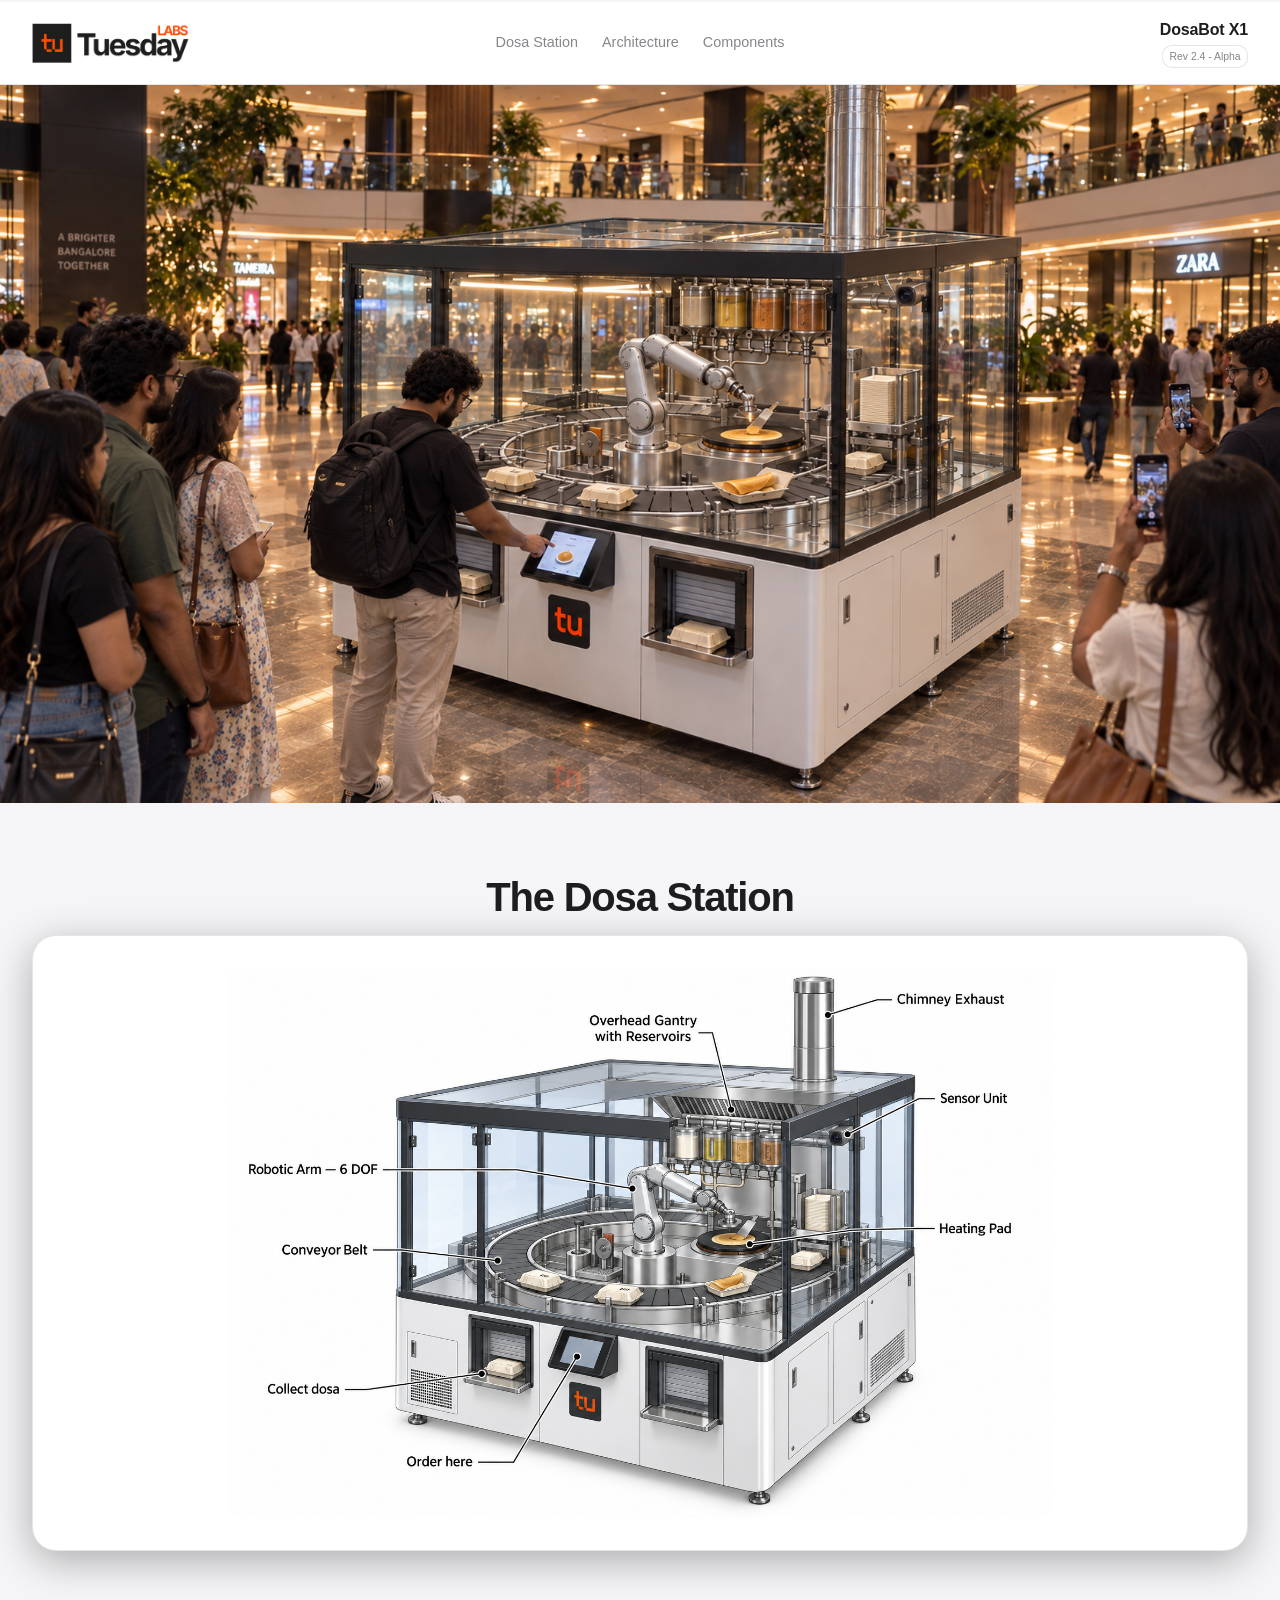
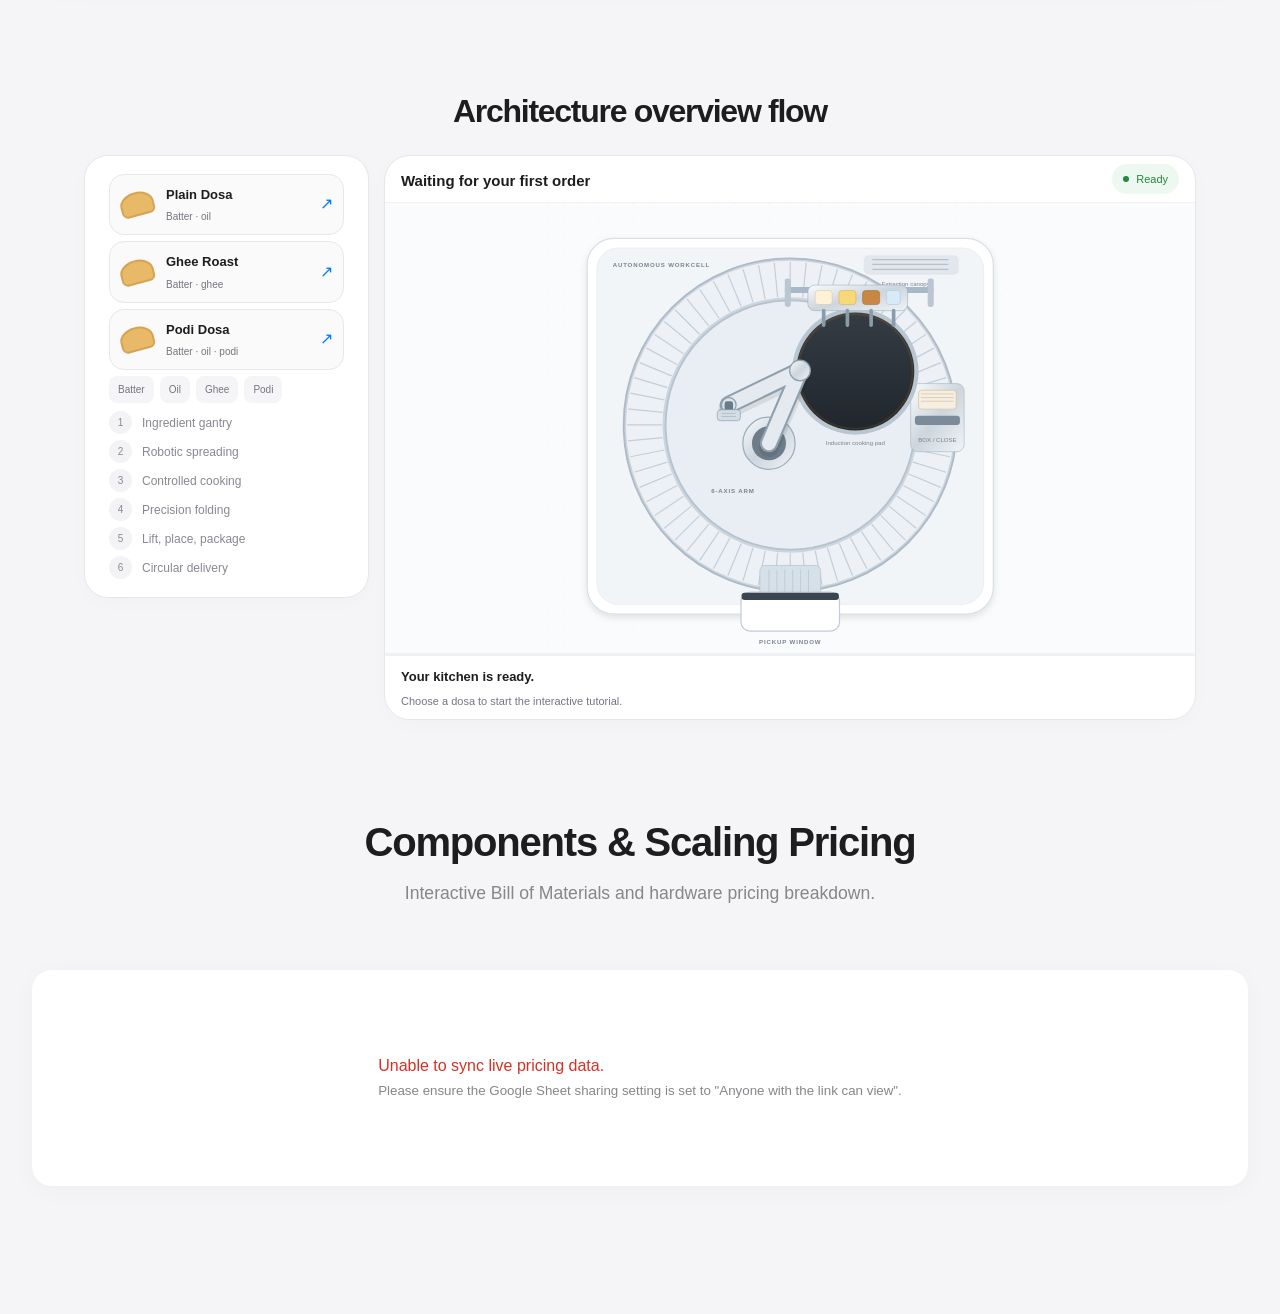
<file: index.html>
<!DOCTYPE html>
<html lang="en">
<head>
    <meta charset="UTF-8">
    <meta name="viewport" content="width=device-width, initial-scale=1.0">
    <title>Autonomous Robotic Dosa Workcell</title>
    <link rel="stylesheet" href="style.css">
    <link rel="stylesheet" href="architecture.css">
    <link href="https://fonts.googleapis.com/css2?family=Inter:wght@300;400;500;600;700&family=JetBrains+Mono:wght@400;500;700&display=swap" rel="stylesheet">
</head>
<body>
    <!-- Minimal Header -->
    <header class="app-header">
        <div class="logo-area" style="flex: 1; display: flex; justify-content: flex-start;">
            <img src="images/logo.png" alt="DosaBot Logo" style="height: 40px;" onerror="this.style.display='none'">
        </div>
        
        <nav class="quick-nav" style="flex: 1; display: flex; justify-content: center;">
            <a href="#overview">Dosa Station</a>
            <a href="#architecture-link">Architecture</a>
            <a href="#components">Components</a>
        </nav>

        <div class="brand-area" style="flex: 1; display: flex; flex-direction: column; align-items: flex-end; gap: 0.2rem;">
            <h1 style="font-size: 1rem; font-weight: 700; color: #1d1d1f; letter-spacing: -0.01em; margin: 0;">DosaBot X1</h1>
            <span class="version-tag" style="font-size: 0.65rem; padding: 0.15rem 0.4rem; background: var(--bg-elevated); border: 1px solid var(--border-color); border-radius: 10px; color: var(--text-muted);">Rev 2.4 - Alpha</span>
        </div>
    </header>

    <!-- Hero Section -->
    <section class="hero-section">
        <div class="hero-overlay"></div>
    </section>

    <main>
        <!-- 2. The Dosa Station Layout -->
        <section id="overview" class="section">
            <h2>The Dosa Station</h2>
            <div class="overview-diagram-wrapper">
                <img src="images/workcell_diagram.png" alt="Autonomous Robotic Dosa Workcell Diagram" class="overview-diagram" onerror="this.src='https://placehold.co/1200x800/e9ecef/495057?text=workcell_diagram.png'">
            </div>
        </section>

        <!-- Architecture Simulator Embedded -->
        <section id="architecture-link" class="app section">


        <header class="simulator-header" style="text-align: center; margin-bottom: 20px; width: 100%; display: flex; justify-content: center; position: relative; z-index: 10;">
            <h2 style="font-size: 2rem; margin-bottom: 5px; letter-spacing: -0.04em; margin: 0 auto;">Architecture overview flow</h2>
            
        </header>

        <section class="architecture" id="architecture" style="display: block; width: 100%; padding: 0;">
            <div id="dosa-tutorial-container">
<div class="backdrop"></div><main>
<header><div class="tools"><button class="button" disabled="" id="pause">Pause</button><button class="button" id="reset">Start over</button></div></header>
<div class="layout"><aside><section class="panel"><div class="menu"><button class="recipe" data-recipe="plain"><span class="food"></span><span><strong>Plain Dosa</strong><small>Batter · oil</small></span><b>↗</b></button><button class="recipe" data-recipe="ghee"><span class="food"></span><span><strong>Ghee Roast</strong><small>Batter · ghee</small></span><b>↗</b></button><button class="recipe" data-recipe="podi"><span class="food"></span><span><strong>Podi Dosa</strong><small>Batter · oil · podi</small></span><b>↗</b></button></div><div class="ingredients" id="ingredients"><span class="chip">Batter</span><span class="chip">Oil</span><span class="chip">Ghee</span><span class="chip">Podi</span></div><ol class="steps" id="steps"></ol></section></aside>
<section><div class="stage-shell"><div class="stage-top"><div><h3 id="orderName" style="margin:5px 0 0;font-size:15px">Waiting for your first order</h3></div><div class="status" id="status"><i></i><span>Ready</span></div></div><div class="stage">
<svg aria-labelledby="sceneTitle sceneDesc" id="scene" role="img" viewBox="0 0 800 740"><title id="sceneTitle">Autonomous dosa machine</title><desc id="sceneDesc">A central robotic arm reaches a cooking pad inside a circular conveyor. Overhead ingredient nozzles prepare each selected recipe. Finished dosas are boxed and delivered to the front pickup.</desc>
<defs><linearGradient id="steel" x2="1" y2="1"><stop stop-color="#fafcfd"></stop><stop offset=".5" stop-color="#cdd5dd"></stop><stop offset="1" stop-color="#f0f4f7"></stop></linearGradient><linearGradient id="pan" x2="0" y2="1"><stop stop-color="#353c44"></stop><stop offset="1" stop-color="#20262c"></stop></linearGradient><filter height="160%" id="shadow" width="160%" x="-30%" y="-30%"><feDropShadow dx="0" dy="5" flood-opacity=".1" stdDeviation="5"></feDropShadow></filter><pattern height="28" id="floor" patternUnits="userSpaceOnUse" width="28"><circle cx="1" cy="1" fill="#e5e9ef" r=".8"></circle></pattern></defs>
<rect fill="url(#floor)" height="740" width="800"></rect><rect fill="#fff" filter="url(#shadow)" height="618" rx="44" stroke="#d7dfe7" stroke-width="2" width="668" x="66" y="58"></rect><rect fill="#f1f5f8" height="586" rx="35" stroke="#dfe6ed" width="636" x="82" y="74"></rect>
<text class="machine-label" x="108" y="106">AUTONOMOUS WORKCELL</text><rect fill="#e1e7ec" height="32" rx="8" width="156" x="521" y="86"></rect><path d="M535 93h125M535 101h125M535 109h125" stroke="#b5c0ca" stroke-width="2"></path><text class="meter-label" x="550" y="136">Extraction canopy</text>
<circle cx="400" cy="365" fill="none" r="240" stroke="#ccd5de" stroke-width="69"></circle><circle cx="400" cy="365" fill="none" r="240" stroke="#edf1f5" stroke-width="60"></circle><g id="slats"></g><circle cx="400" cy="365" fill="none" r="274" stroke="#aebac6" stroke-width="3"></circle><circle cx="400" cy="365" fill="#e8eef3" r="205" stroke="#b6c2cd" stroke-width="3"></circle>
<rect fill="#d6e0e9" height="53" rx="9" stroke="#aebdca" width="100" x="350" y="596"></rect><path d="M365 603v38m13-38v38m13-38v38m13-38v38m13-38v38m13-38v38" stroke="#b1becb"></path><rect fill="#fff" height="64" rx="15" stroke="#c2ccd7" stroke-width="2" width="162" x="319" y="640"></rect><text class="machine-label" text-anchor="middle" x="400" y="725">PICKUP WINDOW</text><rect fill="#394551" height="12" id="shutter" rx="5" width="160" x="320" y="641"></rect>
<g id="packageUnit"><rect fill="url(#steel)" height="112" rx="12" stroke="#a8b5c1" width="88" x="598" y="297"></rect><rect fill="#f5eee3" height="31" rx="5" stroke="#d0b991" width="62" x="611" y="308"></rect><path d="M615 314h54m-54 6h54m-54 6h54" stroke="#d0b991"></path><rect fill="#7c8b99" height="15" rx="5" width="74" x="605" y="350"></rect><text class="meter-label" text-anchor="middle" x="642" y="393">BOX / CLOSE</text></g>
<circle cx="507" cy="277" fill="#b9c6d1" r="104"></circle><circle cx="507" cy="277" fill="url(#pan)" r="97"></circle><circle cx="507" cy="277" fill="none" id="heatRing" opacity=".12" r="94" stroke="#ff9500" stroke-width="3"></circle><text class="meter-label" id="panLabel" text-anchor="middle" x="507" y="398">Induction cooking pad</text>
<g id="dosa"><circle cx="507" cy="277" fill="#fff1d5" id="batter" r="0"></circle><g id="rings" opacity="0"></g><g id="speckles" opacity="0"></g><path d="M -76 0 A76 76 0 0 0 76 0 Z" fill="#e4a746" id="folded" stroke="#c88a33" stroke-width="2" transform="translate(507 277)" visibility="hidden"></path><path d="M -76 0 A76 76 0 0 1 76 0 Z" fill="#efd092" id="foldTop" stroke="#d1a357" visibility="hidden"></path></g>
<g id="gantry"><rect fill="#a9b8c6" height="10" rx="5" width="245" x="391" y="138"></rect><rect fill="#bac6d1" height="47" rx="4" width="10" x="391" y="124"></rect><rect fill="#bac6d1" height="47" rx="4" width="10" x="626" y="124"></rect><g id="head"><rect fill="url(#steel)" height="42" rx="11" stroke="#9daebb" width="164" x="429" y="135"></rect><g id="batterTank"><rect fill="#fff1d5" height="23" rx="5" stroke="#d5c8b0" width="28" x="441" y="144"></rect></g><rect fill="#f8d878" height="23" id="fatTank" rx="5" stroke="#d4b55a" width="28" x="480" y="144"></rect><rect fill="#c88743" height="23" rx="5" stroke="#a66e35" width="28" x="519" y="144"></rect><rect fill="#d8eaf6" height="23" rx="5" stroke="#a9c9de" width="23" x="558" y="144"></rect><path d="M455 177v24m39-24v24m39-24v24m37-24v24" stroke="#899caa" stroke-linecap="round" stroke-width="6"></path></g></g>
<g id="drops"></g><g id="steam"></g>
<g id="box" visibility="hidden"><rect fill="#dcc49e" height="54" rx="7" stroke="#b99d72" stroke-width="2" width="74" x="-37" y="-27"></rect><rect fill="#fff9ef" height="42" rx="5" width="60" x="-30" y="-21"></rect><path d="M-26 -9 A26 26 0 0 0 26 -9Z" fill="#e3a34b" id="boxDosa" stroke="#bf8737" visibility="hidden"></path><rect fill="#ead9bb" height="54" id="lid" opacity="0" rx="7" stroke="#b99d72" stroke-width="2" width="74" x="-37" y="-27"></rect><g id="lidMarks" opacity="0" stroke="#b79b72" stroke-width="2"><path d="M-10 -5v10M0 -5v10M10 -5v10"></path></g></g>
<circle cx="365" cy="395" fill="url(#steel)" r="43" stroke="#9dadbc" stroke-width="2"></circle><circle cx="365" cy="395" fill="#6e7c89" r="28"></circle><g id="arm" stroke-linecap="round" stroke-linejoin="round"><path fill="none" id="armShadow" stroke="#00000015" stroke-width="34" transform="translate(0 6)"></path><path fill="none" id="armEdge" stroke="#8f9fac" stroke-width="30"></path><path fill="none" id="armBody" stroke="#e4eaf0" stroke-width="23"></path><circle fill="url(#steel)" id="elbow" r="17" stroke="#8c9fac" stroke-width="2"></circle><circle fill="#dde5ec" id="wrist" r="12" stroke="#8c9fac" stroke-width="2"></circle><g id="tool"><rect fill="#6a7b88" height="21" rx="4" width="14" x="-7" y="-6"></rect><rect fill="#d3dde5" height="18" rx="5" stroke="#8297a8" width="38" x="-19" y="8"></rect><path d="M-11 14h22m-22 5h22" stroke="#9caeba"></path></g></g><text class="machine-label" x="270" y="477">6-AXIS ARM</text>
<g id="pauseCover"><rect fill="#ffffffaa" height="740" width="800"></rect><text fill="#1d1d1f" font-size="24" font-weight="650" text-anchor="middle" x="400" y="375">Simulation paused</text></g>
<g class="tutorial-layer" id="tutorial"><rect fill="#172338" height="740" opacity=".16" width="800"></rect><circle fill="#ffffff20" id="targetRing" r="26" stroke="#007aff" stroke-width="3"></circle><path fill="none" id="leader" stroke="#007aff" stroke-width="2"></path><circle fill="#007aff" id="targetDot" r="4"></circle><g id="callout"><rect fill="#ffffff" fill-opacity=".97" filter="url(#shadow)" height="142" rx="19" stroke="#dce6f0" width="338"></rect><text class="callout-tag" id="tipTag" x="20" y="27"></text><text class="callout-title" id="tipTitle" x="20" y="52"></text><text class="callout-copy" id="tipLine1" x="20" y="77"></text><text class="callout-copy" id="tipLine2" x="20" y="96"></text><rect fill="#eaf0f7" height="3" rx="2" width="298" x="20" y="115"></rect><rect fill="#007aff" height="3" id="tipProgress" rx="2" width="0" x="20" y="115"></rect></g></g>
</svg></div><div class="progress"><div id="overall"></div></div><div class="stage-bottom"><div aria-live="polite" role="status"><strong id="current">Your kitchen is ready.</strong><p id="detail">Choose a dosa to start the interactive tutorial.</p></div><button class="collect" hidden="" id="collect">Collect dosa</button></div></div></section></div></main>

</div>
        </section>

        

        

    
        </section>

        <!-- 3. Components List -->
        <section id="components" class="section">
            <h2>Components & Scaling Pricing</h2>
            <p class="section-subtitle">Interactive Bill of Materials and hardware pricing breakdown.</p>
            
            <div class="components-wrapper">
                <div class="pricing-container" id="pricing-container">
                    <div class="pricing-loader" id="pricing-loader">
                        <div class="spinner"></div>
                        <p>Syncing live pricing data...</p>
                    </div>
                    <div id="pricing-content"></div>
                </div>
            </div>
            </div>
        </section>
    </main>
    <script src="architecture.js"></script>
    <script src="script.js"></script>
    <script src="pricing.js"></script>
</body>
</html>
</file>
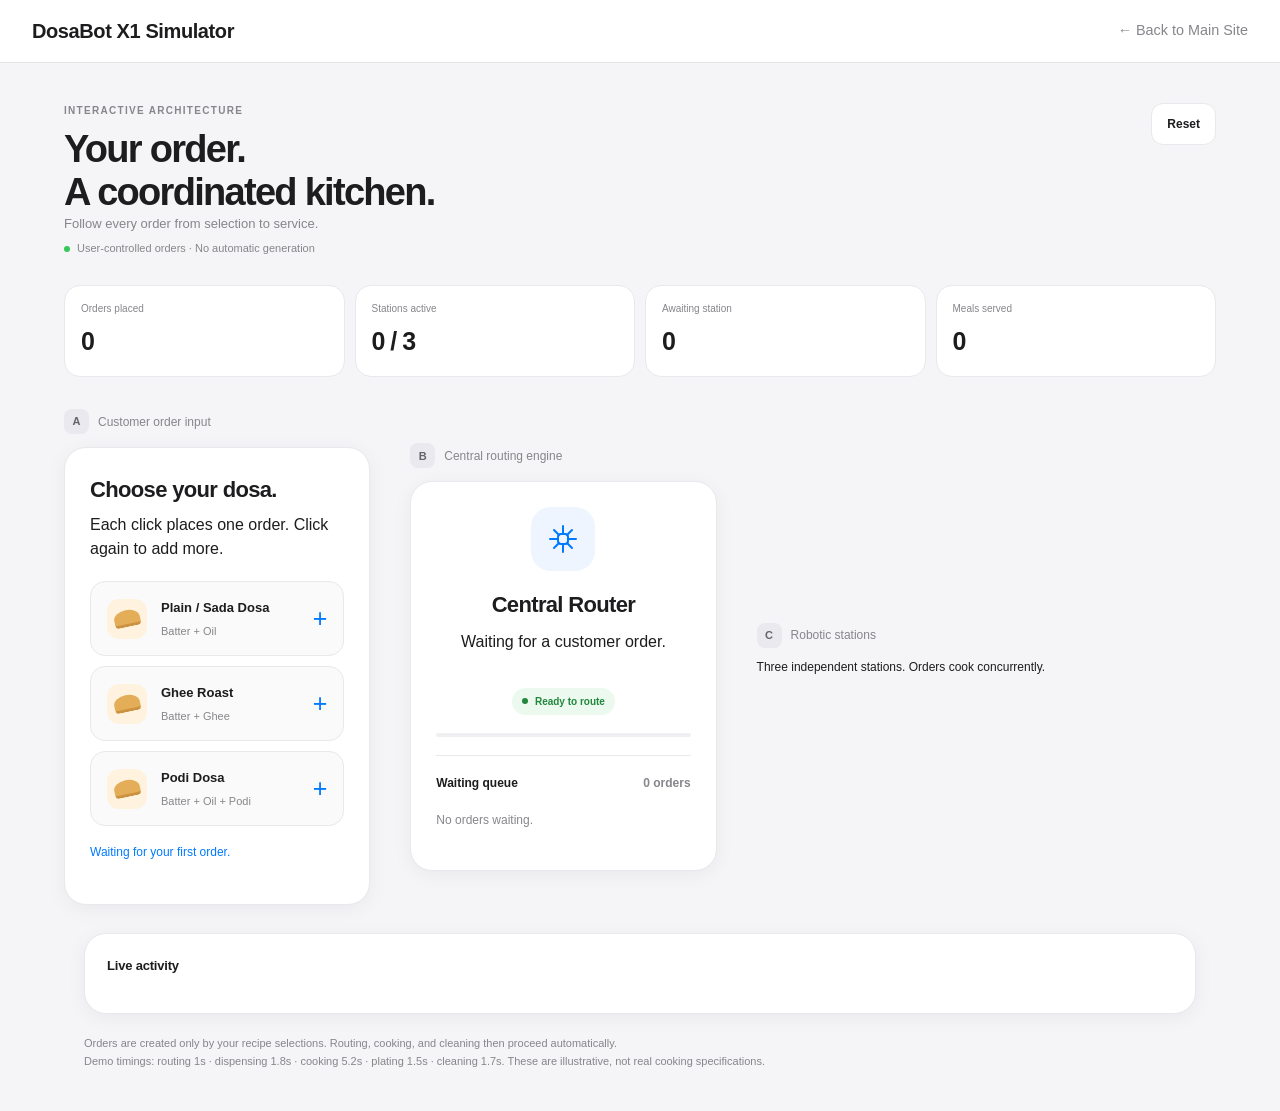
<file: architecture.html>
<!DOCTYPE html>
<html lang="en">

<head>
    <meta charset="UTF-8">
    <meta name="viewport" content="width=device-width, initial-scale=1.0">
    <title>Interactive Architecture Simulator</title>
    <link rel="stylesheet" href="style.css">
    <link rel="stylesheet" href="architecture.css">
    <link
        href="https://fonts.googleapis.com/css2?family=Inter:wght@300;400;500;600;700&family=JetBrains+Mono:wght@400;500;700&display=swap"
        rel="stylesheet">
</head>

<body style="background: var(--bg-main);">
    <!-- Minimal Header -->
    <header class="app-header">
        <div class="logo-area">
            <h1>DosaBot X1 Simulator</h1>
        </div>
        <nav class="quick-nav">
            <a href="index.html">&larr; Back to Main Site</a>
        </nav>
    </header>

    <body>
        <main class="app">

            <header class="simulator-header">
                <div>
                    <div class="eyebrow">Interactive Architecture</div>
                    <h1 class="astra-h1">Your order.<br>A coordinated kitchen.</h1>
                    <p class="astra-p">Follow every order from selection to service.</p>
                    <div class="manual-indicator">
                        <i aria-hidden="true"></i>
                        User-controlled orders · No automatic generation
                    </div>
                </div>

                <button class="reset-button" id="reset" type="button">
                    Reset
                </button>
            </header>

            <section class="metrics" aria-label="Kitchen metrics">
                <div class="metric">
                    <span>Orders placed</span>
                    <strong id="placed">0</strong>
                </div>

                <div class="metric">
                    <span>Stations active</span>
                    <strong id="active">0 / 3</strong>
                </div>

                <div class="metric">
                    <span>Awaiting station</span>
                    <strong id="waiting">0</strong>
                </div>

                <div class="metric">
                    <span>Meals served</span>
                    <strong id="served">0</strong>
                </div>
            </section>

            <section class="architecture" id="architecture" aria-label="Vertical order flow simulator">
                <svg id="connections" aria-hidden="true"></svg>

                <!-- ZONE A -->
                <div class="zone">
                    <div class="zone-label">
                        <span class="zone-letter">A</span>
                        Customer order input
                    </div>

                    <div class="card" id="customer">
                        <h2 class="astra-h2">Choose your dosa.</h2>
                        <p class="subcopy">
                            Each click places one order. Click again to add more.
                        </p>

                        <div class="recipes">
                            <button class="recipe" data-recipe="plain" type="button">
                                <span class="recipe-icon" aria-hidden="true">
                                    <span class="dosa-icon"></span>
                                </span>
                                <span>
                                    <strong>Plain / Sada Dosa</strong>
                                    <small>Batter + Oil</small>
                                </span>
                                <span class="plus" aria-hidden="true">+</span>
                            </button>

                            <button class="recipe" data-recipe="ghee" type="button">
                                <span class="recipe-icon" aria-hidden="true">
                                    <span class="dosa-icon"></span>
                                </span>
                                <span>
                                    <strong>Ghee Roast</strong>
                                    <small>Batter + Ghee</small>
                                </span>
                                <span class="plus" aria-hidden="true">+</span>
                            </button>

                            <button class="recipe" data-recipe="podi" type="button">
                                <span class="recipe-icon" aria-hidden="true">
                                    <span class="dosa-icon"></span>
                                </span>
                                <span>
                                    <strong>Podi Dosa</strong>
                                    <small>Batter + Oil + Podi</small>
                                </span>
                                <span class="plus" aria-hidden="true">+</span>
                            </button>
                        </div>

                        <div class="notice" id="notice" role="status" aria-live="polite">
                            Waiting for your first order.
                        </div>
                    </div>
                </div>

                <!-- ZONE B -->
                <div class="zone">
                    <div class="zone-label">
                        <span class="zone-letter">B</span>
                        Central routing engine
                    </div>

                    <div class="card router-card" id="router">
                        <div class="router-icon">
                            <svg viewBox="0 0 32 32" fill="none" aria-hidden="true">
                                <rect x="11" y="11" width="10" height="10" rx="3" stroke="currentColor"
                                    stroke-width="2" />
                                <path d="M16 3v8M16 21v8M3 16h8M21 16h8
                 M7 7l5 5M20 20l5 5M25 7l-5 5M12 20l-5 5" stroke="currentColor" stroke-width="2"
                                    stroke-linecap="round" />
                            </svg>
                        </div>

                        <h2 class="astra-h2">Central Router</h2>

                        <p class="routing-copy" id="routing-copy">
                            Waiting for a customer order.
                        </p>

                        <span class="badge green" id="router-status">
                            <span class="dot"></span>
                            <span>Ready to route</span>
                        </span>

                        <div class="router-progress"><i></i></div>

                        <div class="queue">
                            <div class="queue-head">
                                <span>Waiting queue</span>
                                <span id="queue-count">0 orders</span>
                            </div>

                            <div class="queue-list" id="queue-list">
                                <span class="empty">No orders waiting.</span>
                            </div>
                        </div>
                    </div>
                </div>

                <!-- ZONE C -->
                <div class="zone">
                    <div class="zone-label">
                        <span class="zone-letter">C</span>
                        Robotic stations
                    </div>

                    <p class="station-description">
                        Three independent stations. Orders cook concurrently.
                    </p>

                    <div class="stations" id="stations"></div>
                </div>

            </section>

            <section class="card activity">
                <h3 class="astra-h3">Live activity</h3>
                <div class="log" id="log" aria-label="Recent kitchen events"></div>
            </section>

            <footer>
                Orders are created only by your recipe selections.
                Routing, cooking, and cleaning then proceed automatically.
                <br>
                Demo timings: routing 1s · dispensing 1.8s · cooking 5.2s ·
                plating 1.5s · cleaning 1.7s.
                These are illustrative, not real cooking specifications.
            </footer>

        </main>


        <script src="architecture.js"></script>
    </body>

</html>
</file>
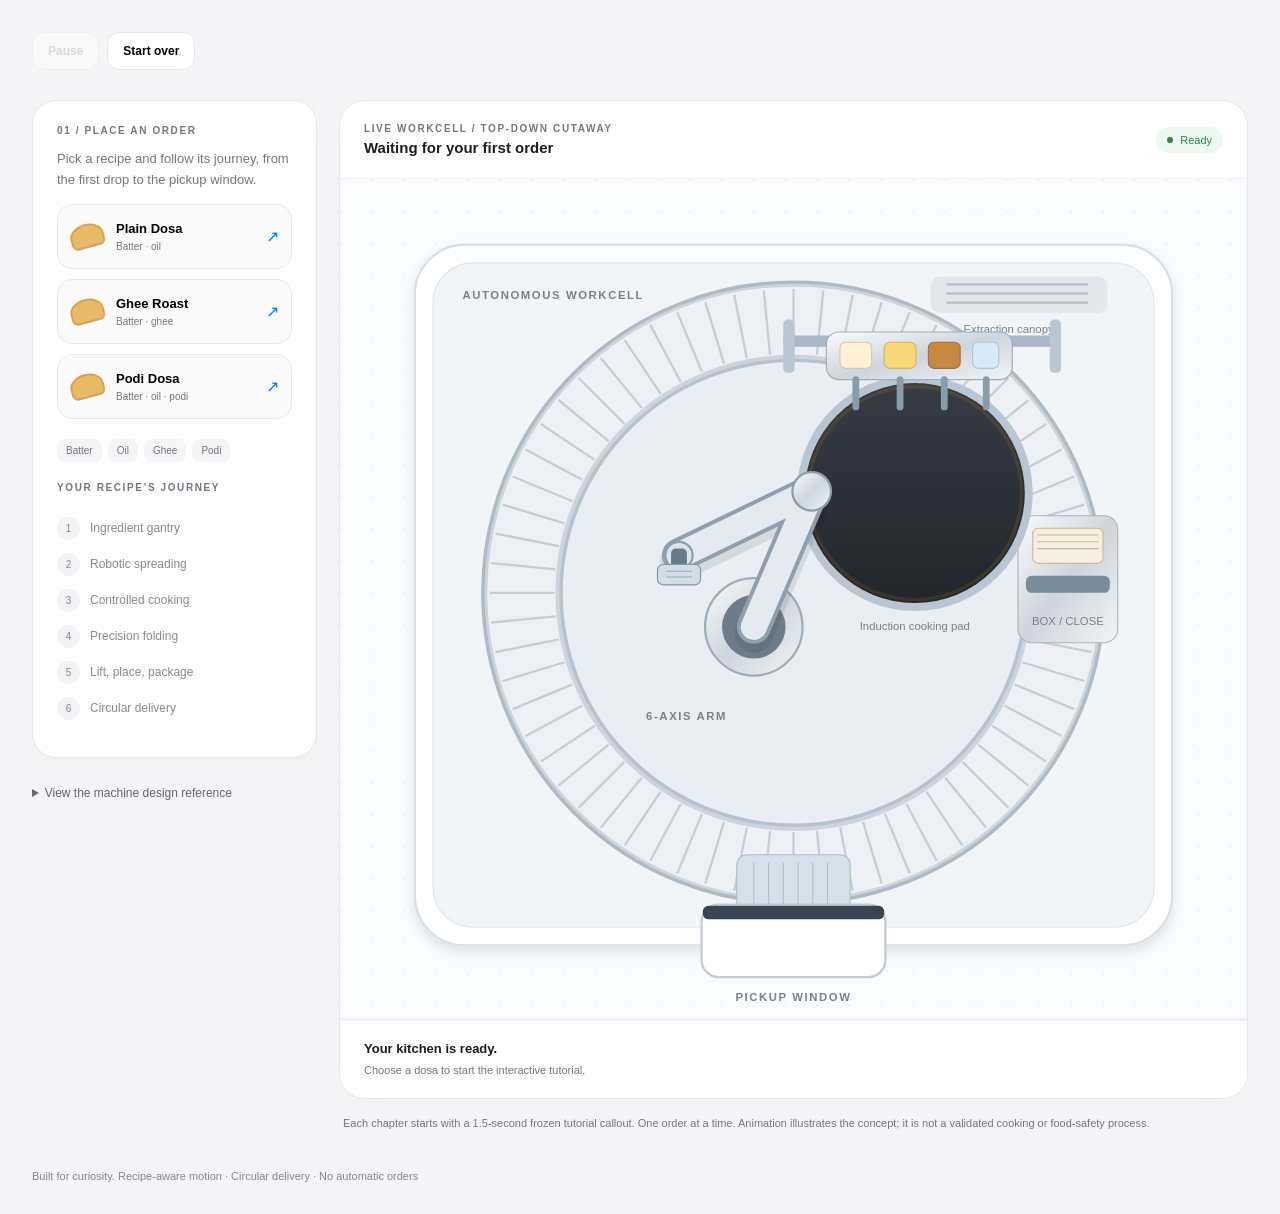
<file: dosa-tutorial-clean.html>
<!DOCTYPE html>
<html lang="en"><head><meta charset="UTF-8"><meta name="viewport" content="width=device-width,initial-scale=1"><title>Dosa Lab — An autonomous kitchen</title>
<style>
:root{color-scheme:light;--ink:#1d1d1f;--muted:#75757f;--blue:#007aff;--line:#e6e7eb}*{box-sizing:border-box}body{margin:0;background:#f5f5f7;color:var(--ink);font-family:-apple-system,BlinkMacSystemFont,"Segoe UI",sans-serif}button{font:inherit;cursor:pointer}button:focus-visible{outline:3px solid #007aff80;outline-offset:4px}button:disabled{cursor:not-allowed;opacity:.42}main{max-width:1300px;margin:auto;padding:32px}header{display:flex;align-items:center;justify-content:space-between;gap:20px;margin-bottom:30px}.brand{display:flex;align-items:center;gap:13px}.logo{background:#202021;color:#ff5900;font-size:27px;font-weight:750;padding:5px 12px;border-radius:12px;letter-spacing:-3px}.eyebrow{font-size:10px;text-transform:uppercase;letter-spacing:.16em;color:var(--muted);font-weight:650}h1{font-size:27px;letter-spacing:-1px;margin:5px 0}h2{font-size:23px;letter-spacing:-.7px;margin:8px 0}p{color:var(--muted);line-height:1.6;font-size:13px}.tools{display:flex;gap:8px}.button{border:1px solid var(--line);background:#fff;padding:11px 15px;border-radius:12px;font-size:12px;font-weight:600}.button:hover:not(:disabled){background:#eef5ff}.layout{display:grid;grid-template-columns:285px minmax(0,1fr);gap:22px;align-items:start}.panel{background:#fff;border:1px solid var(--line);border-radius:24px;padding:24px;box-shadow:0 4px 20px #00000005}.recipe{width:100%;display:flex;align-items:center;gap:12px;border:1px solid var(--line);background:#fafafa;border-radius:15px;padding:16px 12px;margin-top:10px;text-align:left;transition:transform .2s,background .2s}.recipe:hover:not(:disabled){transform:translateY(-2px);background:#f0f6ff}.recipe.selected{border-color:#007aff;background:#eff6ff}.food{width:34px;height:24px;background:#e8b966;border:2px solid #d6a355;border-radius:50% 50% 6px 6px;transform:rotate(-15deg);flex-shrink:0}.recipe strong{font-size:13px;display:block}.recipe small{font-size:10px;color:var(--muted);display:block;margin-top:5px}.recipe b{margin-left:auto;color:var(--blue);font-weight:400}.ingredients{display:flex;flex-wrap:wrap;gap:6px;margin:20px 0}.chip{font-size:10px;padding:6px 9px;background:#f5f5f7;border-radius:8px;color:var(--muted)}.chip.on{background:#eaf3ff;color:#007aff}.steps{list-style:none;padding:0;margin:24px 0 0}.steps li{display:flex;gap:10px;align-items:center;font-size:12px;color:#888891;margin:13px 0}.steps li span{display:grid;place-items:center;width:23px;height:23px;border-radius:50%;background:#f3f3f6;font-size:10px}.steps li.current{color:var(--ink);font-weight:650}.steps li.current span{background:var(--blue);color:white}.steps li.done span{background:#e9f8ed;color:#218c40}.stage-shell{background:white;border:1px solid var(--line);border-radius:26px;overflow:hidden;box-shadow:0 4px 20px #00000005}.stage-top{padding:22px 24px;display:flex;justify-content:space-between;align-items:center;border-bottom:1px solid #f1f1f4}.status{background:#edf8f0;color:#268741;padding:7px 11px;border-radius:20px;font-size:11px;display:flex;gap:7px;align-items:center}.status i{width:6px;height:6px;background:currentColor;border-radius:50%}.stage{position:relative;background:#fafbfd}.stage svg{display:block;width:100%;height:auto}.stage text{font-family:inherit}.stage-bottom{padding:18px 24px;background:#fff;display:flex;align-items:center;justify-content:space-between;gap:14px}.stage-bottom strong{font-size:13px}.stage-bottom p{margin:5px 0 0;font-size:11px}.collect{background:#007aff;color:white;border:none;padding:12px 18px;border-radius:13px;font-weight:650;white-space:nowrap}.progress{height:3px;background:#f0f1f4}.progress div{height:100%;background:#007aff;width:0}.note{font-size:11px;color:var(--muted);line-height:1.6;margin:16px 4px}.reference{margin-top:16px}.reference summary{cursor:pointer;color:#656570;font-size:12px;padding:12px 0}.reference img{width:100%;border-radius:16px;background:#fff}.backdrop{position:fixed;inset:0;background:#11182729;z-index:5;pointer-events:none;opacity:0;transition:opacity .18s}.teaching .backdrop{opacity:1}.teaching .stage-shell{position:relative;z-index:6}.tutorial-layer{pointer-events:none}.callout-title{font-size:16px;font-weight:700;fill:#1d1d1f}.callout-copy{font-size:12px;fill:#606572}.callout-tag{font-size:10px;font-weight:700;fill:#007aff;letter-spacing:1.5px}#tutorial{display:none}#tutorial.visible{display:block}#pauseCover{display:none}.machine-label{font-size:10px;fill:#78818d;letter-spacing:1.4px;font-weight:600}.meter-label{font-size:10px;fill:#78818d}.serving{font-size:10px;fill:#555e69;font-weight:600}footer{font-size:11px;color:#86868b;margin-top:22px}@media(max-width:900px){main{padding:20px}.layout{grid-template-columns:1fr}.menu{display:grid;grid-template-columns:repeat(3,1fr);gap:8px}.recipe{margin:0;display:block;padding:12px}.recipe .food{display:none}.recipe b{display:none}.steps{display:flex;flex-wrap:wrap;gap:8px;margin-top:12px}.steps li{margin:3px;font-size:11px}.steps li span{width:19px;height:19px}.ingredients{margin:14px 0}.panel{padding:20px}header{margin-bottom:20px}h1{font-size:22px}.stage-top,.stage-bottom{padding:16px}.reference{display:none}}@media(max-width:480px){main{padding:12px}header{align-items:flex-start}.brand{gap:8px}.logo{font-size:23px}.tools{flex-direction:column}.button{padding:8px 12px}.eyebrow{font-size:9px}.recipe strong{font-size:11px}.recipe small{font-size:9px}.stage-bottom{flex-wrap:wrap}.stage-top{gap:8px}.status{font-size:10px}.stage-top .eyebrow{font-size:8px}}@media(prefers-reduced-motion:reduce){*{transition:none!important}}
</style></head><body><div class="backdrop"></div><main>
<header><div class="tools"><button class="button" id="pause" disabled>Pause</button><button class="button" id="reset">Start over</button></div></header>
<div class="layout"><aside><section class="panel"><div class="eyebrow">01 / Place an order</div><h2></h2><p>Pick a recipe and follow its journey, from the first drop to the pickup window.</p><div class="menu"><button class="recipe" data-recipe="plain"><span class="food"></span><span><strong>Plain Dosa</strong><small>Batter · oil</small></span><b>↗</b></button><button class="recipe" data-recipe="ghee"><span class="food"></span><span><strong>Ghee Roast</strong><small>Batter · ghee</small></span><b>↗</b></button><button class="recipe" data-recipe="podi"><span class="food"></span><span><strong>Podi Dosa</strong><small>Batter · oil · podi</small></span><b>↗</b></button></div><div class="ingredients" id="ingredients"><span class="chip">Batter</span><span class="chip">Oil</span><span class="chip">Ghee</span><span class="chip">Podi</span></div><div class="eyebrow">Your recipe’s journey</div><ol class="steps" id="steps"></ol></section><details class="reference"><summary>View the machine design reference</summary><img id="reference" src="images/tutorial_bg.png" alt="Original enclosed dosa vending machine with central robot and circular conveyor"></details></aside>
<section><div class="stage-shell"><div class="stage-top"><div><div class="eyebrow">Live workcell / Top-down cutaway</div><h3 style="margin:5px 0 0;font-size:15px" id="orderName">Waiting for your first order</h3></div><div class="status" id="status"><i></i><span>Ready</span></div></div><div class="stage">
<svg id="scene" viewBox="0 0 800 740" role="img" aria-labelledby="sceneTitle sceneDesc"><title id="sceneTitle">Autonomous dosa machine</title><desc id="sceneDesc">A central robotic arm reaches a cooking pad inside a circular conveyor. Overhead ingredient nozzles prepare each selected recipe. Finished dosas are boxed and delivered to the front pickup.</desc>
<defs><linearGradient id="steel" x2="1" y2="1"><stop stop-color="#fafcfd"/><stop offset=".5" stop-color="#cdd5dd"/><stop offset="1" stop-color="#f0f4f7"/></linearGradient><linearGradient id="pan" x2="0" y2="1"><stop stop-color="#353c44"/><stop offset="1" stop-color="#20262c"/></linearGradient><filter id="shadow" x="-30%" y="-30%" width="160%" height="160%"><feDropShadow dx="0" dy="5" stdDeviation="5" flood-opacity=".1"/></filter><pattern id="floor" width="28" height="28" patternUnits="userSpaceOnUse"><circle cx="1" cy="1" r=".8" fill="#e5e9ef"/></pattern></defs>
<rect width="800" height="740" fill="url(#floor)"/><rect x="66" y="58" width="668" height="618" rx="44" fill="#fff" stroke="#d7dfe7" stroke-width="2" filter="url(#shadow)"/><rect x="82" y="74" width="636" height="586" rx="35" fill="#f1f5f8" stroke="#dfe6ed"/>
<text x="108" y="106" class="machine-label">AUTONOMOUS WORKCELL</text><rect x="521" y="86" width="156" height="32" rx="8" fill="#e1e7ec"/><path d="M535 93h125M535 101h125M535 109h125" stroke="#b5c0ca" stroke-width="2"/><text x="550" y="136" class="meter-label">Extraction canopy</text>
<circle cx="400" cy="365" r="240" fill="none" stroke="#ccd5de" stroke-width="69"/><circle cx="400" cy="365" r="240" fill="none" stroke="#edf1f5" stroke-width="60"/><g id="slats"></g><circle cx="400" cy="365" r="274" fill="none" stroke="#aebac6" stroke-width="3"/><circle cx="400" cy="365" r="205" fill="#e8eef3" stroke="#b6c2cd" stroke-width="3"/>
<rect x="350" y="596" width="100" height="53" rx="9" fill="#d6e0e9" stroke="#aebdca"/><path d="M365 603v38m13-38v38m13-38v38m13-38v38m13-38v38m13-38v38" stroke="#b1becb"/><rect x="319" y="640" width="162" height="64" rx="15" fill="#fff" stroke="#c2ccd7" stroke-width="2"/><text x="400" y="725" text-anchor="middle" class="machine-label">PICKUP WINDOW</text><rect x="320" y="641" width="160" height="12" rx="5" fill="#394551" id="shutter"/>
<g id="packageUnit"><rect x="598" y="297" width="88" height="112" rx="12" fill="url(#steel)" stroke="#a8b5c1"/><rect x="611" y="308" width="62" height="31" rx="5" fill="#f5eee3" stroke="#d0b991"/><path d="M615 314h54m-54 6h54m-54 6h54" stroke="#d0b991"/><rect x="605" y="350" width="74" height="15" rx="5" fill="#7c8b99"/><text x="642" y="393" text-anchor="middle" class="meter-label">BOX / CLOSE</text></g>
<circle cx="507" cy="277" r="104" fill="#b9c6d1"/><circle cx="507" cy="277" r="97" fill="url(#pan)"/><circle id="heatRing" cx="507" cy="277" r="94" fill="none" stroke="#ff9500" stroke-width="3" opacity=".12"/><text x="507" y="398" text-anchor="middle" class="meter-label" id="panLabel">Induction cooking pad</text>
<g id="dosa"><circle id="batter" cx="507" cy="277" r="0" fill="#fff1d5"/><g id="rings" opacity="0"></g><g id="speckles" opacity="0"></g><path id="folded" d="M -76 0 A76 76 0 0 0 76 0 Z" fill="#e4a746" stroke="#c88a33" stroke-width="2" visibility="hidden" transform="translate(507 277)"/><path id="foldTop" d="M -76 0 A76 76 0 0 1 76 0 Z" fill="#efd092" stroke="#d1a357" visibility="hidden"/></g>
<g id="gantry"><rect x="391" y="138" width="245" height="10" rx="5" fill="#a9b8c6"/><rect x="391" y="124" width="10" height="47" rx="4" fill="#bac6d1"/><rect x="626" y="124" width="10" height="47" rx="4" fill="#bac6d1"/><g id="head"><rect x="429" y="135" width="164" height="42" rx="11" fill="url(#steel)" stroke="#9daebb"/><g id="batterTank"><rect x="441" y="144" width="28" height="23" rx="5" fill="#fff1d5" stroke="#d5c8b0"/></g><rect id="fatTank" x="480" y="144" width="28" height="23" rx="5" fill="#f8d878" stroke="#d4b55a"/><rect x="519" y="144" width="28" height="23" rx="5" fill="#c88743" stroke="#a66e35"/><rect x="558" y="144" width="23" height="23" rx="5" fill="#d8eaf6" stroke="#a9c9de"/><path d="M455 177v24m39-24v24m39-24v24m37-24v24" stroke="#899caa" stroke-width="6" stroke-linecap="round"/></g></g>
<g id="drops"></g><g id="steam"></g>
<g id="box" visibility="hidden"><rect x="-37" y="-27" width="74" height="54" rx="7" fill="#dcc49e" stroke="#b99d72" stroke-width="2"/><rect x="-30" y="-21" width="60" height="42" rx="5" fill="#fff9ef"/><path id="boxDosa" d="M-26 -9 A26 26 0 0 0 26 -9Z" fill="#e3a34b" stroke="#bf8737" visibility="hidden"/><rect id="lid" x="-37" y="-27" width="74" height="54" rx="7" fill="#ead9bb" stroke="#b99d72" stroke-width="2" opacity="0"/><g id="lidMarks" opacity="0" stroke="#b79b72" stroke-width="2"><path d="M-10 -5v10M0 -5v10M10 -5v10"/></g></g>
<circle cx="365" cy="395" r="43" fill="url(#steel)" stroke="#9dadbc" stroke-width="2"/><circle cx="365" cy="395" r="28" fill="#6e7c89"/><g id="arm" stroke-linecap="round" stroke-linejoin="round"><path id="armShadow" fill="none" stroke="#00000015" stroke-width="34" transform="translate(0 6)"/><path id="armEdge" fill="none" stroke="#8f9fac" stroke-width="30"/><path id="armBody" fill="none" stroke="#e4eaf0" stroke-width="23"/><circle id="elbow" r="17" fill="url(#steel)" stroke="#8c9fac" stroke-width="2"/><circle id="wrist" r="12" fill="#dde5ec" stroke="#8c9fac" stroke-width="2"/><g id="tool"><rect x="-7" y="-6" width="14" height="21" rx="4" fill="#6a7b88"/><rect x="-19" y="8" width="38" height="18" rx="5" fill="#d3dde5" stroke="#8297a8"/><path d="M-11 14h22m-22 5h22" stroke="#9caeba"/></g></g><text x="270" y="477" class="machine-label">6-AXIS ARM</text>
<g id="pauseCover"><rect width="800" height="740" fill="#ffffffaa"/><text x="400" y="375" text-anchor="middle" font-size="24" font-weight="650" fill="#1d1d1f">Simulation paused</text></g>
<g id="tutorial" class="tutorial-layer"><rect width="800" height="740" fill="#172338" opacity=".16"/><circle id="targetRing" r="26" fill="#ffffff20" stroke="#007aff" stroke-width="3"/><path id="leader" fill="none" stroke="#007aff" stroke-width="2"/><circle id="targetDot" r="4" fill="#007aff"/><g id="callout"><rect width="338" height="142" rx="19" fill="#ffffff" fill-opacity=".97" stroke="#dce6f0" filter="url(#shadow)"/><text x="20" y="27" class="callout-tag" id="tipTag"></text><text x="20" y="52" class="callout-title" id="tipTitle"></text><text x="20" y="77" class="callout-copy" id="tipLine1"></text><text x="20" y="96" class="callout-copy" id="tipLine2"></text><rect x="20" y="115" width="298" height="3" rx="2" fill="#eaf0f7"/><rect id="tipProgress" x="20" y="115" width="0" height="3" rx="2" fill="#007aff"/></g></g>
</svg></div><div class="progress"><div id="overall"></div></div><div class="stage-bottom"><div role="status" aria-live="polite"><strong id="current">Your kitchen is ready.</strong><p id="detail">Choose a dosa to start the interactive tutorial.</p></div><button class="collect" id="collect" hidden>Collect dosa</button></div></div><p class="note">Each chapter starts with a 1.5-second frozen tutorial callout. One order at a time. Animation illustrates the concept; it is not a validated cooking or food-safety process.</p></section></div><footer>Built for curiosity. Recipe-aware motion · Circular delivery · No automatic orders</footer></main>
<script>
(()=>{'use strict';const $=id=>document.getElementById(id),NS='http://www.w3.org/2000/svg';const pan={x:507,y:277},base={x:365,y:395},park={x:299,y:332};let state='idle',recipe=null,steps=[],index=-1,elapsed=0,paused=false,last=0,raf=0,tip=true,angle=0,mealCount=0;const durations={dispense:2600,spread:3200,cook:3600,podi:1900,fold:2300,package:3000,deliver:3400};const names={plain:'Plain Dosa',ghee:'Ghee Roast',podi:'Podi Dosa'};const descriptions={dispense:['Ingredient gantry','Metered batter lands on the heating pad.','A measured drizzle follows.'],spread:['Robotic spreading','The central arm follows an outward spiral.','Its spreading tool forms an even dosa.'],cook:['Controlled cooking','The heating pad browns the dosa evenly.','Watch the batter turn crisp and golden.'],podi:['Podi finish','Only this recipe gets a podi topping.','The overhead dispenser shakes it evenly.'],fold:['Precision folding','A thin spatula releases and lifts one half.','The robot folds the dosa without tearing.'],package:['Lift, place, package','The arm transfers the dosa into a tray.','The packaging unit closes the lid.'],deliver:['Circular delivery','The conveyor carries the finished box','to the front pickup window.']};
function attr(id,k,v){$(id).setAttribute(k,v)}function show(id,on){attr(id,'visibility',on?'visible':'hidden')}function svg(tag,a,parent){const e=document.createElementNS(NS,tag);Object.entries(a).forEach(([k,v])=>e.setAttribute(k,v));$(parent).append(e);return e}function ease(t){return t*t*(3-2*t)}function mix(a,b,t){return a+(b-a)*t}function moveArm(x,y,rotation=0){const dx=x-base.x,dy=y-base.y,d=Math.hypot(dx,dy),l=130,clamped=Math.min(d,259),h=Math.sqrt(Math.max(0,l*l-clamped*clamped/4)),ex=base.x+dx/2-dy/(d||1)*h,ey=base.y+dy/2+dx/(d||1)*h;const path=`M${base.x} ${base.y}L${ex} ${ey}L${x} ${y}`;['armShadow','armEdge','armBody'].forEach(id=>attr(id,'d',path));attr('elbow','cx',ex);attr('elbow','cy',ey);attr('wrist','cx',x);attr('wrist','cy',y);attr('tool','transform',`translate(${x} ${y}) rotate(${rotation})`)}
for(let i=0;i<64;i++){const a=i*Math.PI*2/64;svg('line',{x1:400+211*Math.cos(a),y1:365+211*Math.sin(a),x2:400+268*Math.cos(a),y2:365+268*Math.sin(a),stroke:'#c4ced8','stroke-width':2},'slats')}for(let i=1;i<8;i++)svg('circle',{cx:507,cy:277,r:i*9.5,fill:'none',stroke:'#d6b987','stroke-width':1.3,opacity:.5},'rings');for(let i=0;i<78;i++){const a=i*2.39996,r=68*Math.sqrt((i+.5)/78);svg('circle',{cx:507+Math.cos(a)*r,cy:277+Math.sin(a)*r,r:1+(i%3)*.5,fill:'#9b622e',opacity:.3},'speckles')}for(let i=0;i<18;i++)svg('circle',{r:3,fill:'#fff0cb',opacity:0},'drops');for(let i=0;i<4;i++)svg('path',{d:'M0 0q-8-12 0-24t0-24',fill:'none',stroke:'#c0c9d0','stroke-width':2,opacity:0},'steam');
function clearScene(){attr('batter','r',0);attr('batter','fill','#fff1d5');attr('rings','opacity',0);attr('speckles','opacity',0);show('folded',false);show('foldTop',false);attr('folded','transform','translate(507 277)');attr('head','transform','translate(0 0)');attr('slats','transform','rotate(0 400 365)');show('box',false);show('boxDosa',false);attr('lid','opacity',0);attr('lidMarks','opacity',0);attr('shutter','height',12);attr('heatRing','opacity',.12);$('drops').childNodes.forEach(e=>e.setAttribute('opacity',0));$('steam').childNodes.forEach(e=>e.setAttribute('opacity',0));moveArm(park.x,park.y);$('panLabel').textContent='Induction cooking pad'}
function updateList(){ $('steps').innerHTML=steps.map((s,i)=>`<li class="${i<index?'done':i===index?'current':''}"><span>${i<index?'✓':i+1}</span>${descriptions[s][0]}</li>`).join('') }
function target(s){return s==='dispense'||s==='podi'?[510,190]:s==='spread'||s==='fold'?[507,277]:s==='cook'?[560,300]:s==='package'?[641,365]:[400,644]}
function enterStep(){elapsed=0;tip=true;state='tutorial';const s=steps[index],d=descriptions[s],t=target(s);$('tutorial').classList.add('visible');document.body.classList.add('teaching');const bx=96,by=s==='deliver'?447:493;attr('callout','transform',`translate(${bx} ${by})`);attr('targetRing','cx',t[0]);attr('targetRing','cy',t[1]);attr('targetDot','cx',t[0]);attr('targetDot','cy',t[1]);attr('leader','d',`M${bx+169} ${by} L${bx+169} ${by-25} L${t[0]} ${t[1]}`);$('tipTag').textContent=`STEP ${index+1} / ${steps.length} · TUTORIAL PAUSE`;$('tipTitle').textContent=d[0];$('tipLine1').textContent=d[1];$('tipLine2').textContent=s==='dispense'?`Then ${recipe==='ghee'?'ghee':'oil'} is dosed for your recipe.`:d[2];attr('tipProgress','width',0);$('current').textContent=d[0];$('detail').textContent=d[1]+' '+(s==='dispense'?`Then ${recipe==='ghee'?'ghee':'oil'} is dosed.`:d[2]);$('status').lastElementChild.textContent='Tutorial pause';updateList()}
function start(key){if(state!=='idle')return;recipe=key;steps=['dispense','spread','cook',...(key==='podi'?['podi']:[]),'fold','package','deliver'];index=0;paused=false;clearScene();$('orderName').textContent=names[key];document.querySelectorAll('.recipe').forEach(b=>{b.disabled=true;b.classList.toggle('selected',b.dataset.recipe===key)});document.querySelectorAll('.chip').forEach(c=>c.classList.toggle('on',['Batter',key==='ghee'?'Ghee':'Oil',...(key==='podi'?['Podi']:[])].includes(c.textContent)));$('pause').disabled=false;enterStep();last=performance.now();cancelAnimationFrame(raf);raf=requestAnimationFrame(tick)}
function dropParticles(t,fat=false,podi=false){[...$('drops').children].forEach((e,i)=>{const p=(t*5+i/18)%1;const x=podi?pan.x+Math.sin(i*4.3)*62:pan.x+(fat?Math.sin(i)*27:0);e.setAttribute('cx',x);e.setAttribute('cy',mix(197,277,p));e.setAttribute('r',podi?2:fat?2.5:4);e.setAttribute('fill',podi?'#b86828':fat?'#edbe4d':'#fff0d5');e.setAttribute('opacity',.85)})}
function animate(s,t){const smooth=ease(t);$('drops').childNodes.forEach(e=>e.setAttribute('opacity',0));if(s==='dispense'){attr('head','transform',`translate(0 ${mix(0,40,Math.min(t*4,1))})`);if(t>.22){dropParticles(t,t>.72);attr('batter','r',mix(3,31,Math.min((t-.22)/.5,1)))}if(t>.92)attr('head','transform',`translate(0 ${40*(1-(t-.92)/.08)})`)}
if(s==='spread'){const p=Math.max(0,(t-.18)/.82),a=p*Math.PI*8,r=p*68;const x=pan.x+Math.cos(a)*r,y=pan.y+Math.sin(a)*r;if(t<.18)moveArm(mix(park.x,pan.x,ease(t/.18)),mix(park.y,pan.y,ease(t/.18)));else moveArm(x,y,a*180/Math.PI);attr('batter','r',mix(31,76,p));attr('rings','opacity',p);if(t>.93)moveArm(mix(x,park.x,(t-.93)/.07),mix(y,park.y,(t-.93)/.07))}
if(s==='cook'){attr('batter','r',76);attr('batter','fill',`rgb(${Math.round(mix(255,225,t))},${Math.round(mix(241,166,t))},${Math.round(mix(213,65,t))})`);attr('speckles','opacity',t*.8);attr('heatRing','opacity',.4+.3*Math.sin(t*14)**2);$('panLabel').textContent='Browning · '+Math.round(t*100)+'%';[...$('steam').children].forEach((e,i)=>{const p=(t*2+i/4)%1;e.setAttribute('transform',`translate(${465+i*27} ${260-p*45})`);e.setAttribute('opacity',Math.sin(p*Math.PI)*.5)})}
if(s==='podi'){attr('head','transform',`translate(${Math.sin(t*60)*3} 38)`);dropParticles(t,false,true);attr('speckles','opacity',1);if(t>.9)attr('head','transform',`translate(0 ${38*(1-t)/.1})`)}
if(s==='fold'){ $('steam').childNodes.forEach(e=>e.setAttribute('opacity',0));const p=Math.min(t/.35,1);moveArm(mix(park.x,507,ease(p)),mix(park.y,204,ease(p)));if(t>.35){show('folded',true);show('foldTop',true);attr('batter','r',0);attr('rings','opacity',0);attr('speckles','opacity',0);const f=(t-.35)/.65;attr('foldTop','transform',`translate(507 277) scale(1 ${1-2*f})`);moveArm(507,mix(204,302,f));if(t>.98)show('foldTop',false)}}
if(s==='package'){show('box',true);attr('box','transform','translate(640 365)');const p=ease(Math.min(t/.68,1));moveArm(mix(507,640,p),mix(302,355,p),mix(0,65,p));attr('folded','transform',`translate(${mix(507,640,p)} ${mix(277,356,p)}) scale(${mix(1,.36,p)})`);if(t>.68){show('folded',false);show('boxDosa',true);const q=ease((t-.68)/.32);attr('lid','opacity',q);attr('lidMarks','opacity',q);moveArm(mix(640,park.x,q),mix(355,park.y,q))}}
if(s==='deliver'){const travel=Math.min(t/.83,1),a=ease(travel)*Math.PI/2;angle=a*180/Math.PI;attr('slats','transform',`rotate(${angle} 400 365)`);let x=400+240*Math.cos(a),y=365+240*Math.sin(a);if(t>.83){x=400;y=mix(605,675,ease((t-.83)/.17));attr('shutter','height',mix(12,2,(t-.83)/.17))}attr('box','transform',`translate(${x} ${y}) rotate(${angle})`)} }
function tick(now){const dt=Math.min(80,now-last);last=now;if(!paused){elapsed+=dt;if(tip){attr('tipProgress','width',298*Math.min(elapsed/1500,1));if(elapsed>=1500){tip=false;elapsed=0;state='running';$('tutorial').classList.remove('visible');document.body.classList.remove('teaching');$('status').lastElementChild.textContent='Preparing'}}else{const s=steps[index],t=Math.min(elapsed/durations[s],1);animate(s,t);$('overall').style.width=((index+t)/steps.length*100)+'%';if(t>=1){index++;if(index<steps.length)enterStep();else{state='ready';$('status').lastElementChild.textContent='Ready to collect';$('current').textContent=names[recipe]+' is ready.';$('detail').textContent='Your boxed dosa has arrived at the pickup window.';$('collect').hidden=false;$('pause').disabled=true;updateList();return}}}}raf=requestAnimationFrame(tick)}
function reset(){cancelAnimationFrame(raf);state='idle';recipe=null;steps=['dispense','spread','cook','fold','package','deliver'];index=-1;elapsed=0;paused=false;tip=false;clearScene();$('tutorial').classList.remove('visible');document.body.classList.remove('teaching');$('pauseCover').style.display='none';$('pause').disabled=true;$('pause').textContent='Pause';$('collect').hidden=true;$('overall').style.width='0%';$('orderName').textContent='Waiting for your next order';$('status').lastElementChild.textContent='Ready';$('current').textContent='Your kitchen is ready.';$('detail').textContent='Choose a dosa to start the interactive tutorial.';document.querySelectorAll('.recipe').forEach(b=>{b.disabled=false;b.classList.remove('selected')});document.querySelectorAll('.chip').forEach(c=>c.classList.remove('on'));updateList()}
document.querySelectorAll('.recipe').forEach(b=>b.addEventListener('click',()=>start(b.dataset.recipe)));$('reset').addEventListener('click',reset);$('pause').addEventListener('click',()=>{paused=!paused;$('pause').textContent=paused?'Resume':'Pause';$('pauseCover').style.display=paused&&!tip?'block':'none'});$('collect').addEventListener('click',()=>{mealCount++;reset();$('current').textContent='Enjoy your dosa!';$('detail').textContent=`${mealCount} order${mealCount===1?'':'s'} collected. Choose another recipe when you’re ready.`});document.addEventListener('visibilitychange',()=>{last=performance.now()});reset();$('orderName').textContent='Waiting for your first order';})();
</script></body></html>
</file>
<file: style.css>
:root {
    --bg-main: #f5f5f7;
    --bg-card: #ffffff;
    --bg-elevated: #ffffff;
    --text-main: #1d1d1f;
    --text-muted: #86868b;
    --border-color: rgba(0, 0, 0, 0.1);
    
    /* Apple-like Accents */
    --accent-blue: #0066cc;
    --accent-emerald: #34c759;
    --accent-amber: #ff9f0a;
    --accent-red: #ff3b30;
    
    /* Fluid Colors */
    --color-batter: #fde047;
    --color-oil: #fcd34d;
    --color-ghee: #fbbf24;
    --color-podi: #d97706;
}

html {
    scroll-behavior: smooth;
}

* {
    margin: 0;
    padding: 0;
    box-sizing: border-box;
}

body {
    font-family: 'Inter', -apple-system, BlinkMacSystemFont, sans-serif;
    background-color: var(--bg-main);
    color: var(--text-main);
    line-height: 1.5;
    -webkit-font-smoothing: antialiased;
}

.font-mono {
    font-family: 'JetBrains Mono', monospace;
}

/* Header */
.app-header {
    position: sticky;
    top: 0;
    z-index: 100;
    background: #ffffff;
    border-bottom: 1px solid var(--border-color);
    padding: 1rem 2rem;
    display: flex;
    justify-content: space-between;
    align-items: center;
}

.logo-area {
    display: flex;
    flex-direction: column;
    align-items: flex-start;
    gap: 0.25rem;
}

.logo-area h1 {
    font-size: 1.25rem;
    font-weight: 700;
    color: #1d1d1f;
    letter-spacing: -0.02em;
}

.revision-badge {
    font-size: 0.75rem;
    padding: 0.2rem 0.5rem;
    background: var(--bg-elevated);
    border: 1px solid var(--border-color);
    border-radius: 12px;
    color: var(--text-muted);
}

/* KPI Dashboard */
.kpi-dashboard {
    display: flex;
    gap: 2rem;
}

.kpi-card {
    display: flex;
    flex-direction: column;
    align-items: center;
}

.kpi-label {
    font-size: 0.75rem;
    color: var(--text-muted);
    text-transform: uppercase;
    letter-spacing: 0.05em;
    margin-bottom: 0.25rem;
}

.kpi-value {
    font-size: 1.1rem;
    font-weight: 600;
}

.text-cyan { color: #007aff; }
.text-amber { color: #ff9500; }
.text-emerald { color: #34c759; }

.quick-nav {
    display: flex;
    gap: 1.5rem;
}

.quick-nav a {
    color: var(--text-muted);
    text-decoration: none;
    font-size: 0.9rem;
    font-weight: 500;
    transition: color 0.2s;
}

.quick-nav a:hover {
    color: var(--text-main);
}

/* Hero Section */
.hero-section {
    position: relative;
    height: 80vh;
    min-height: 600px;
    display: flex;
    align-items: center;
    justify-content: center;
    text-align: center;
    background: url('images/theme.png') no-repeat center center;
    background-size: cover;
}

.hero-overlay {
    position: absolute;
    top: 0;
    left: 0;
    width: 100%;
    height: 100%;
    background: transparent;
}

.hero-content {
    position: relative;
    z-index: 1;
    max-width: 800px;
    padding: 0 2rem;
}

.hero-title {
    font-size: 4.5rem;
    font-weight: 700;
    line-height: 1.1;
    letter-spacing: -0.04em;
    color: #ffffff;
    margin-bottom: 1.5rem;
}

.hero-subtitle {
    font-size: 1.5rem;
    color: #ffffff;
    font-weight: 400;
}

/* Layout Utilities */
main {
    max-width: 1400px;
    margin: 0 auto;
    padding: 2rem;
}

.section {
    margin-bottom: 6rem;
    padding-top: 2rem;
}

.section > h2 {
    font-size: 2.5rem;
    font-weight: 700;
    letter-spacing: -0.03em;
    margin-bottom: 0.5rem;
    text-align: center;
}

.section-subtitle {
    text-align: center;
    color: var(--text-muted);
    font-size: 1.1rem;
    margin-bottom: 4rem;
}

/* --- GAME SIMULATOR LAYOUT --- */
.simulator-dashboard {
    display: grid;
    grid-template-columns: 320px 1fr;
    gap: 2rem;
    height: 700px;
}

/* Control Panel */
.control-panel {
    background: var(--bg-card);
    border-radius: 24px;
    border: 1px solid var(--border-color);
    padding: 2rem;
    display: flex;
    flex-direction: column;
    gap: 2rem;
    box-shadow: 0 10px 40px rgba(0,0,0,0.5);
    backdrop-filter: blur(20px);
}

.sys-status h3, .order-controls h3, .system-log h3 {
    font-size: 0.85rem;
    text-transform: uppercase;
    letter-spacing: 0.1em;
    color: var(--text-muted);
    margin-bottom: 1rem;
}

.sys-status {
    display: flex;
    align-items: center;
    gap: 0.75rem;
    background: rgba(0,0,0,0.3);
    padding: 1rem;
    border-radius: 12px;
}

.status-indicator {
    width: 12px;
    height: 12px;
    border-radius: 50%;
    background: var(--text-muted);
    box-shadow: 0 0 10px var(--text-muted);
    transition: all 0.3s ease;
}

.power-controls {
    display: flex;
    flex-direction: column;
    gap: 0.75rem;
}

button {
    cursor: pointer;
    border: none;
    outline: none;
    border-radius: 12px;
    font-family: inherit;
    font-weight: 600;
    font-size: 0.95rem;
    padding: 1rem;
    transition: all 0.2s ease;
}

button:disabled {
    opacity: 0.5;
    cursor: not-allowed;
    transform: none !important;
}

.btn-primary {
    display: inline-block;
    background: var(--text-main);
    color: var(--bg-main);
    text-decoration: none;
    border-radius: 12px;
    font-weight: 600;
    font-size: 0.95rem;
    padding: 1rem 1.5rem;
    transition: all 0.2s ease;
    border: none;
    cursor: pointer;
}
.btn-primary:hover {
    opacity: 0.9;
}
.btn-primary:active:not(:disabled) { transform: scale(0.98); }

.btn-secondary {
    background: var(--bg-elevated);
    color: var(--text-main);
    border: 1px solid var(--border-color);
}
.btn-secondary:active:not(:disabled) { transform: scale(0.98); }

.order-controls {
    display: flex;
    flex-direction: column;
    gap: 0.5rem;
}

.recipe-btn {
    background: rgba(255,255,255,0.05);
    color: var(--text-main);
    border: 1px solid var(--border-color);
    text-align: left;
    padding: 1rem 1.25rem;
}

.recipe-btn:hover:not(:disabled) {
    background: rgba(255,255,255,0.1);
}

.recipe-btn.active {
    background: rgba(10, 132, 255, 0.2);
    border-color: var(--accent-blue);
    color: var(--accent-blue);
}

.system-log {
    flex-grow: 1;
    display: flex;
    flex-direction: column;
    overflow: hidden;
}

#log-list {
    list-style: none;
    font-family: 'JetBrains Mono', monospace;
    font-size: 0.8rem;
    color: var(--text-muted);
    overflow-y: auto;
    flex-grow: 1;
    display: flex;
    flex-direction: column;
    gap: 0.5rem;
}

#log-list li {
    padding: 0.5rem;
    background: rgba(0,0,0,0.3);
    border-radius: 6px;
    border-left: 2px solid var(--text-muted);
    animation: slideIn 0.3s ease forwards;
}

@keyframes slideIn {
    from { opacity: 0; transform: translateX(-10px); }
    to { opacity: 1; transform: translateX(0); }
}

/* Factory Stage */
.factory-stage {
    background: var(--bg-card);
    border-radius: 24px;
    border: 1px solid var(--border-color);
    position: relative;
    overflow: hidden;
    box-shadow: inset 0 0 100px rgba(0,0,0,0.5);
    display: flex;
    flex-direction: column;
    justify-content: space-between;
    padding: 3rem;
}

.stage-layer {
    display: flex;
    justify-content: center;
    position: relative;
    z-index: 2;
}

/* Reservoirs */
.reservoirs-layer {
    gap: 2rem;
}

.tank-wrapper {
    display: flex;
    flex-direction: column;
    align-items: center;
    gap: 0.5rem;
}

.tank-wrapper span {
    font-size: 0.8rem;
    color: var(--text-muted);
    font-weight: 500;
}

.tank {
    width: 60px;
    height: 100px;
    border: 2px solid rgba(255,255,255,0.2);
    border-radius: 8px;
    position: relative;
    overflow: hidden;
    background: rgba(0,0,0,0.5);
}

.fluid {
    position: absolute;
    bottom: 0;
    left: 0;
    width: 100%;
    height: 0%;
    transition: height 1s ease;
}

.fluid-batter { background: var(--color-batter); box-shadow: 0 0 15px var(--color-batter); }
.fluid-oil { background: var(--color-oil); box-shadow: 0 0 15px var(--color-oil); }
.fluid-ghee { background: var(--color-ghee); box-shadow: 0 0 15px var(--color-ghee); }
.fluid-podi { background: var(--color-podi); box-shadow: 0 0 15px var(--color-podi); }

/* Pipes (Abstract flows) */
.flow-pipes {
    position: absolute;
    top: 150px;
    left: 0;
    width: 100%;
    height: 100px;
    z-index: 1;
}

.pipe {
    position: absolute;
    top: 0;
    width: 4px;
    height: 100%;
    background: rgba(255,255,255,0.05);
    opacity: 0;
    transition: opacity 0.3s;
}

.pipe::after {
    content: '';
    position: absolute;
    top: 0;
    left: 0;
    width: 100%;
    height: 30px;
    border-radius: 2px;
    animation: flowDown 1s linear infinite;
    opacity: 0;
}

.is-dispensing .pipe { opacity: 1; }
.is-dispensing .pipe::after { opacity: 1; }

.pipe-batter { left: 24%; }
.pipe-batter::after { background: var(--color-batter); box-shadow: 0 0 10px var(--color-batter); }
.pipe-oil { left: 41%; }
.pipe-oil::after { background: var(--color-oil); box-shadow: 0 0 10px var(--color-oil); }
.pipe-ghee { left: 59%; }
.pipe-ghee::after { background: var(--color-ghee); box-shadow: 0 0 10px var(--color-ghee); }
.pipe-podi { left: 76%; }
.pipe-podi::after { background: var(--color-podi); box-shadow: 0 0 10px var(--color-podi); }

@keyframes flowDown {
    0% { top: -30px; }
    100% { top: 100%; }
}

/* Tawa Layer */
.tawa-layer {
    margin-top: 4rem;
}

.induction-tawa {
    width: 300px;
    height: 120px;
    background: #111;
    border-radius: 50%;
    border: 4px solid #333;
    position: relative;
    display: flex;
    justify-content: center;
    align-items: center;
    box-shadow: 0 20px 40px rgba(0,0,0,0.8);
    transition: all 1s ease;
}

.tawa-temp {
    position: absolute;
    bottom: -30px;
    font-size: 0.9rem;
    color: var(--text-muted);
    transition: color 0.5s;
}

/* Tawa States */
.tawa-heating {
    border-color: #5c2005;
    box-shadow: 0 0 40px rgba(255, 69, 58, 0.2), inset 0 0 30px rgba(255, 69, 58, 0.2);
}

.tawa-cooking {
    border-color: var(--accent-red);
    box-shadow: 0 0 60px rgba(255, 69, 58, 0.5), inset 0 0 50px rgba(255, 69, 58, 0.4);
}

.tawa-cleaning {
    border-color: var(--accent-blue);
    box-shadow: 0 0 40px rgba(10, 132, 255, 0.4), inset 0 0 30px rgba(10, 132, 255, 0.3);
}

.dosa-pancake {
    width: 0%;
    height: 0%;
    background: #eab308; /* Golden brown */
    border-radius: 50%;
    opacity: 0;
    transition: all 2s ease;
    box-shadow: inset 0 0 20px #854d0e;
}

/* Arm Layer */
.arm-layer {
    position: absolute;
    bottom: 120px;
    left: 0;
    width: 100%;
    height: 80px;
    pointer-events: none;
}

.robotic-arm {
    position: absolute;
    left: 10%; /* Parked position */
    bottom: 0;
    display: flex;
    flex-direction: column;
    align-items: center;
    transition: left 1s ease-in-out, transform 0.5s;
}

.arm-base {
    width: 60px;
    height: 20px;
    background: #444;
    border-radius: 10px 10px 0 0;
}

.arm-joint {
    width: 16px;
    height: 80px;
    background: linear-gradient(to right, #666, #999, #666);
    position: relative;
    top: -10px;
}

.arm-effector {
    background: var(--bg-elevated);
    border: 1px solid var(--accent-blue);
    padding: 0.5rem 1rem;
    border-radius: 20px;
    position: absolute;
    top: -40px;
    white-space: nowrap;
    box-shadow: 0 0 20px rgba(10, 132, 255, 0.3);
}

#arm-action-text {
    font-size: 0.8rem;
    font-weight: 600;
    color: var(--accent-blue);
}

/* Conveyor Layer */
.conveyor-layer {
    margin-top: auto;
    width: 100%;
    padding: 0 4rem;
}

.conveyor-belt {
    width: 100%;
    height: 60px;
    background: #1a1a1a;
    border-radius: 8px;
    position: relative;
    overflow: hidden;
    display: flex;
    align-items: center;
    border-top: 2px solid #333;
    border-bottom: 2px solid #333;
}

.belt-texture {
    position: absolute;
    top: 0;
    left: 0;
    width: 200%;
    height: 100%;
    background: repeating-linear-gradient(
        90deg,
        transparent,
        transparent 40px,
        rgba(255,255,255,0.05) 40px,
        rgba(255,255,255,0.05) 80px
    );
    transition: transform 2s linear;
}

.is-moving .belt-texture {
    transform: translateX(-50%);
}

.dosa-box {
    width: 80px;
    height: 40px;
    background: #d97706; /* Folded dosa */
    border-radius: 8px;
    position: absolute;
    left: 45%;
    opacity: 0;
    transform: scale(0);
    transition: all 0.5s ease;
    z-index: 10;
    box-shadow: 0 10px 20px rgba(0,0,0,0.5);
}

.conveyor-label {
    position: absolute;
    bottom: -25px;
    left: 50%;
    transform: translateX(-50%);
    font-size: 0.8rem;
    color: var(--text-muted);
}


/* --- OVERVIEW & DIAGRAM --- */
.overview-diagram-wrapper {
    background: var(--bg-card);
    border-radius: 24px;
    padding: 2rem;
    display: flex;
    justify-content: center;
    box-shadow: 0 10px 40px rgba(0, 0, 0, 0.3);
    border: 1px solid var(--border-color);
}

.overview-diagram {
    max-width: 100%;
    max-height: 550px;
    height: auto;
    object-fit: contain;
    border-radius: 12px;
}


/* --- COMPONENTS LIST PLACEHOLDER --- */
.google-sheet-placeholder {
    background: var(--bg-card);
    border-radius: 24px;
    border: 1px dashed var(--text-muted);
    padding: 4rem 2rem;
    display: flex;
    justify-content: center;
    align-items: center;
    text-align: center;
}

.placeholder-content {
    display: flex;
    flex-direction: column;
    align-items: center;
    gap: 1rem;
}

.sheet-icon {
    color: var(--accent-emerald);
    margin-bottom: 1rem;
}

.placeholder-content h3 {
    font-size: 1.5rem;
    font-weight: 600;
}

.placeholder-content .instruction {
    font-size: 0.9rem;
    background: rgba(0,0,0,0.3);
    padding: 1rem;
    border-radius: 8px;
    margin-top: 1rem;
}

/* Tabs Container */
.tabs-container {
    display: flex;
    gap: 2rem;
    margin-top: 2rem;
    background: var(--bg-card);
    padding: 2rem;
    border-radius: 18px;
    box-shadow: 0 4px 20px rgba(0,0,0,0.05);
}

.tabs-list {
    display: flex;
    flex-direction: column;
    gap: 0.5rem;
    min-width: 250px;
}

.tab-btn {
    text-align: left;
    padding: 1rem 1.5rem;
    background: transparent;
    border: none;
    border-radius: 12px;
    font-size: 1rem;
    color: var(--text-muted);
    cursor: pointer;
    transition: all 0.2s;
}

.tab-btn:hover {
    background: rgba(0,0,0,0.05);
}

.tab-btn.active {
    background: var(--accent-blue);
    color: white;
}

.tabs-content {
    flex-grow: 1;
    padding: 1rem;
}

.tab-pane {
    display: none;
    animation: fadeIn 0.3s ease;
}

.tab-pane.active {
    display: block;
}

.tab-pane h3 {
    font-size: 1.5rem;
    margin-bottom: 1rem;
    color: var(--text-main);
}

.tab-pane p {
    color: var(--text-muted);
    font-size: 1.1rem;
    line-height: 1.6;
}

@keyframes fadeIn {
    from { opacity: 0; transform: translateY(10px); }
    to { opacity: 1; transform: translateY(0); }
}

/* Cobot Table */
.table-responsive {
    overflow-x: auto;
    background: var(--bg-card);
    border-radius: 18px;
    box-shadow: 0 4px 20px rgba(0,0,0,0.05);
    padding: 1rem;
}

.cobot-table {
    width: 100%;
    border-collapse: collapse;
}

.cobot-table th, .cobot-table td {
    padding: 1rem;
    text-align: left;
    border-bottom: 1px solid var(--border-color);
}

.cobot-table th {
    font-weight: 600;
    color: var(--text-muted);
    text-transform: uppercase;
    font-size: 0.85rem;
    letter-spacing: 0.05em;
}

.cobot-table td {
    color: var(--text-main);
    font-size: 0.95rem;
}

.cobot-table tr:last-child td {
    border-bottom: none;
}


/* --- SCROLL SNAPPING --- */
html {
    scroll-snap-type: y mandatory;
    scroll-padding-top: 80px; /* Offset for the sticky top header */
}

.hero-section,
.section {
    scroll-snap-align: start;
    scroll-snap-stop: always;
}

/* --- PRICING TABLE INTEGRATION --- */
.pricing-container {
    background: #ffffff;
    border: 1px solid var(--line);
    border-radius: 20px;
    box-shadow: 0 4px 24px rgba(0,0,0,0.03);
    overflow: hidden;
    margin-top: 2rem;
    padding: 24px;
}

.pricing-loader {
    display: flex;
    flex-direction: column;
    align-items: center;
    justify-content: center;
    padding: 60px 20px;
    color: var(--text-muted);
}

.spinner {
    width: 32px;
    height: 32px;
    border: 3px solid rgba(0, 122, 255, 0.2);
    border-top-color: #007aff;
    border-radius: 50%;
    animation: spin 1s linear infinite;
    margin-bottom: 16px;
}

@keyframes spin {
    to { transform: rotate(360deg); }
}

.table-responsive {
    overflow-x: auto;
}

.pricing-table {
    width: 100%;
    border-collapse: collapse;
    font-size: 14px;
    text-align: left;
}

.pricing-table th {
    background: #fcfcfc;
    color: var(--text-muted);
    font-weight: 600;
    padding: 18px 20px;
    border-bottom: 2px solid #eef1f5;
    text-transform: uppercase;
    letter-spacing: 0.05em;
    font-size: 11px;
}

.pricing-table td {
    padding: 24px 20px; line-height: 1.6;
    border-bottom: 1px solid #eef1f5;
    color: var(--text-main);
}

.pricing-table tbody tr {
    transition: background-color 0.2s;
}

.pricing-table tbody tr:hover {
    background-color: #f8fafc;
}

.pricing-table tfoot th {
    padding: 20px 16px;
    background: #fcfcfc;
    font-size: 14px;
    border-top: 2px solid #eef1f5;
}

.total-cost-highlight {
    color: #218c40 !important;
    font-size: 18px !important;
}

/* --- PRICING ACCORDIONS --- */
.pricing-accordion {
    margin-bottom: 12px;
    background: #fcfcfc;
    border: 1px solid #eef1f5;
    border-radius: 12px;
    overflow: hidden;
    transition: all 0.2s ease;
}
.pricing-accordion[open] {
    background: #ffffff;
    box-shadow: 0 4px 16px rgba(0,0,0,0.04);
    border-color: #d1d5db;
}
.pricing-accordion summary {
    padding: 16px 20px;
    cursor: pointer;
    display: flex;
    justify-content: space-between;
    align-items: center;
    font-size: 15px;
    color: var(--text-main);
    list-style: none; /* Hide default triangle */
}
.pricing-accordion summary::-webkit-details-marker {
    display: none;
}
.pricing-accordion summary::before {
    content: "▶";
    font-size: 10px;
    color: var(--text-muted);
    margin-right: 12px;
    transition: transform 0.2s ease;
}
.pricing-accordion[open] summary::before {
    transform: rotate(90deg);
}
.pricing-accordion summary span {
    color: var(--text-muted);
    font-size: 13px;
    font-weight: 500;
}
.sub-table {
    border-top: 1px solid #eef1f5;
}

/* --- PRICING TOTAL CARD --- */
.pricing-total-card {
    margin-top: 24px;
    padding: 24px;
    background: #f4fdf8;
    border: 1px solid #c2ebd1;
    border-radius: 12px;
    display: flex;
    justify-content: space-between;
    align-items: center;
}
.pricing-total-card span {
    font-size: 16px;
    color: #218c40;
    font-weight: 500;
}
.pricing-total-card strong {
    font-size: 24px;
    color: #1a6f33;
}

/* --- PREMIUM BOM LIST --- */
.premium-bom-list {
    display: flex;
    flex-direction: column;
    gap: 32px;
}

.bom-group {
    background: #ffffff;
    border-radius: 16px;
    border: 1px solid #eef1f5;
    box-shadow: 0 8px 30px rgba(0,0,0,0.03);
    overflow: hidden;
}

.bom-group-header {
    background: #fafcfd;
    padding: 20px 24px;
    border-bottom: 1px solid #eef1f5;
    display: flex;
    justify-content: space-between;
    align-items: center;
}

.bom-group-header h3 {
    margin: 0;
    font-size: 16px;
    color: var(--text-main);
    font-weight: 600;
}

.bom-item-count {
    font-size: 13px;
    color: var(--text-muted);
    background: #eef1f5;
    padding: 4px 10px;
    border-radius: 20px;
    font-weight: 500;
}

.bom-items {
    display: flex;
    flex-direction: column;
}

.bom-item {
    display: flex;
    justify-content: space-between;
    align-items: center;
    padding: 20px 24px;
    border-bottom: 1px solid #f1f5f8;
}

.bom-item:last-child {
    border-bottom: none;
}

.bom-item-info {
    display: flex;
    flex-direction: column;
    gap: 4px;
}

.bom-item-title {
    font-size: 15px;
    font-weight: 500;
    color: var(--text-main);
    display: flex;
    align-items: center;
    gap: 12px;
}

.bom-item-qty {
    font-size: 12px;
    background: #f1f5f8;
    color: #5c6c7b;
    padding: 2px 6px;
    border-radius: 4px;
    font-weight: 600;
}

.bom-item-desc {
    font-size: 13px;
    color: var(--text-muted);
}

.bom-item-price {
    font-size: 16px;
    font-weight: 600;
    color: var(--text-main);
    white-space: nowrap;
}

/* --- VERTICAL GRID LAYOUT --- */
.pricing-vertical-grid {
    display: grid;
    grid-template-columns: repeat(auto-fit, minmax(180px, 1fr));
    gap: 16px;
    align-items: flex-start;
}

.pricing-column {
    background: #ffffff;
    border-radius: 16px;
    border: 1px solid #eef1f5;
    box-shadow: 0 4px 16px rgba(0,0,0,0.03);
    overflow: hidden;
    display: flex;
    flex-direction: column;
}

.column-header {
    background: #fafcfd;
    padding: 20px 16px;
    border-bottom: 1px solid #eef1f5;
    text-align: center;
}

.column-header h3 {
    margin: 0 0 8px 0;
    font-size: 15px;
    color: var(--text-main);
    font-weight: 600;
}

.column-subtotal {
    font-size: 20px;
    font-weight: 600;
    color: #1a6f33;
}

.column-details {
    background: #fff;
}

.column-details summary {
    padding: 12px 16px;
    font-size: 13px;
    font-weight: 500;
    color: var(--text-muted);
    cursor: pointer;
    list-style: none;
    text-align: center;
    border-bottom: 1px solid transparent;
}
.column-details summary::-webkit-details-marker {
    display: none;
}
.column-details[open] summary {
    border-bottom-color: #f1f5f8;
    color: var(--text-main);
}
.column-details summary:hover {
    background: #f8fafc;
}

.column-items {
    display: flex;
    flex-direction: column;
    padding: 0;
}

.column-item {
    display: flex;
    flex-direction: column;
    padding: 12px 16px;
    border-bottom: 1px solid #f8fafc;
    gap: 6px;
}
.column-item:last-child {
    border-bottom: none;
}

.col-item-name {
    font-size: 13px;
    font-weight: 500;
    color: var(--text-main);
    line-height: 1.4;
}
.col-item-qty {
    font-size: 11px;
    background: #f1f5f8;
    color: #5c6c7b;
    padding: 2px 6px;
    border-radius: 4px;
    font-weight: 600;
    margin-left: 4px;
}
.col-item-price {
    font-size: 14px;
    font-weight: 600;
    color: var(--text-muted);
}
</file>
<file: architecture.css>
:root {
            color-scheme: light;
            --background: #f5f5f7;
            --white: #ffffff;
            --text: #1d1d1f;
            --muted: #86868b;
            --border: #e8e8ed;
            --blue: #007aff;
            --orange: #ff9500;
            --green: #34c759;
            --red: #ff3b30;
        }

        * {
            box-sizing: border-box;
        }

        body {
            margin: 0;
            background: var(--background);
            color: var(--text);
            font-family:
                -apple-system, BlinkMacSystemFont, "Segoe UI",
                Helvetica, Arial, sans-serif;
            -webkit-font-smoothing: antialiased;
        }

        button {
            font: inherit;
            cursor: pointer;
            -webkit-tap-highlight-color: transparent;
        }

        button:focus-visible {
            outline: 3px solid #007aff66;
            outline-offset: 4px;
        }

        .app {
            width: min(100%, 1200px);
            margin: 0 auto;
            padding: 40px 24px;
        }

        .simulator-header {
            display: flex;
            justify-content: space-between;
            align-items: flex-start;
            gap: 20px;
            margin-bottom: 24px;
        }

        .eyebrow {
            margin-bottom: 10px;
            color: var(--muted);
            font-size: 10px;
            font-weight: 700;
            letter-spacing: .13em;
            text-transform: uppercase;
        }

        .astra-h1 {
            margin: 0;
            font-size: clamp(27px, 5vw, 38px);
            line-height: 1.12;
            letter-spacing: -.045em;
        }

        .astra-h2 {
            margin: 0;
            font-size: 22px;
            letter-spacing: -.03em;
        }

        .astra-h3 {
            margin: 0;
            font-size: 16px;
            letter-spacing: -.015em;
        }

        .astra-p {
            color: var(--muted);
            font-size: 13px;
            line-height: 1.65;
        }

        .reset-button {
            flex-shrink: 0;
            border: 1px solid var(--border);
            border-radius: 12px;
            background: var(--white);
            color: var(--text);
            padding: 11px 15px;
            font-size: 12px;
            font-weight: 600;
            transition: transform .2s, box-shadow .2s;
        }

        .reset-button:hover {
            transform: translateY(-2px);
            box-shadow: 0 4px 16px #00000008;
        }

        .reset-button:active {
            transform: scale(.97);
        }

        .manual-indicator {
            display: inline-flex;
            align-items: center;
            gap: 7px;
            color: var(--muted);
            font-size: 11px;
            margin-top: 3px;
        }

        .manual-indicator i {
            width: 6px;
            height: 6px;
            border-radius: 50%;
            background: var(--green);
        }

        .metrics {
            display: grid;
            grid-template-columns: repeat(4, minmax(0, 1fr));
            gap: 10px;
            margin: 26px 0 32px;
        }

        .metric {
            padding: 16px;
            border: 1px solid var(--border);
            border-radius: 16px;
            background: var(--white);
        }

        .metric span {
            display: block;
            color: var(--muted);
            font-size: 10px;
            line-height: 1.4;
        }

        .metric strong {
            display: block;
            margin-top: 7px;
            font-size: 25px;
            letter-spacing: -.04em;
            font-variant-numeric: tabular-nums;
        }

        /* All architecture zones are horizontally arranged. */
        .architecture {
            position: relative;
            display: grid;
            grid-template-columns: 1fr 1fr 1.5fr;
            gap: 40px;
            padding: 0;
            align-items: center;
        }

        .zone {
            position: relative;
            z-index: 2;
            min-width: 0;
        }

        .zone-label {
            display: flex;
            align-items: center;
            gap: 9px;
            width: fit-content;
            margin: 0 0 13px;
            padding-right: 8px;
            background: var(--background);
            color: var(--muted);
            font-size: 12px;
        }

        .zone-letter {
            display: grid;
            place-items: center;
            width: 25px;
            height: 25px;
            border-radius: 8px;
            background: #e9e9ef;
            color: #63636a;
            font-size: 11px;
            font-weight: 700;
        }

        .card {
            padding: 25px;
            border: 1px solid var(--border);
            border-radius: 22px;
            background: var(--white);
            box-shadow: 0 4px 20px rgba(0, 0, 0, .05);
        }

        .subcopy {
            margin: 7px 0 20px;
        }

        .recipes {
            display: flex;
            flex-direction: column;
            gap: 10px;
        }

        .recipe {
            display: flex;
            align-items: center;
            gap: 14px;
            width: 100%;
            padding: 16px;
            border: 1px solid var(--border);
            border-radius: 15px;
            background: #fafafa;
            text-align: left;
            color: var(--text);
            transition:
                background .2s,
                border-color .2s,
                transform .2s;
        }

        .recipe:hover {
            border-color: #007aff55;
            background: #f2f7ff;
            transform: translateY(-2px);
        }

        .recipe:active {
            transform: scale(.985);
        }

        .recipe.confirmed {
            animation: confirm .45s ease;
        }

        .recipe-icon {
            display: grid;
            place-items: center;
            width: 40px;
            height: 40px;
            flex-shrink: 0;
            border-radius: 12px;
            background: #fff3df;
        }

        .dosa-icon {
            width: 26px;
            height: 17px;
            border-radius: 50% 50% 4px 4px;
            border-bottom: 3px solid #ca9241;
            background: #e4ad58;
            transform: rotate(-12deg);
        }

        .recipe strong {
            display: block;
            font-size: 13px;
        }

        .recipe small {
            display: block;
            margin-top: 5px;
            color: var(--muted);
            font-size: 11px;
        }

        .plus {
            margin-left: auto;
            color: var(--blue);
            font-size: 25px;
            font-weight: 300;
        }

        .notice {
            min-height: 36px;
            margin-top: 17px;
            color: var(--blue);
            font-size: 12px;
            line-height: 1.6;
        }

        .router-card {
            text-align: center;
        }

        .router-icon {
            display: grid;
            place-items: center;
            width: 64px;
            height: 64px;
            margin: 0 auto 17px;
            border-radius: 20px;
            background: #eef5ff;
            color: var(--blue);
        }

        .router-icon svg {
            width: 32px;
            height: 32px;
        }

        .router-card.processing .router-icon {
            animation: routerPulse 1s infinite;
        }

        .routing-copy {
            min-height: 42px;
            margin: 9px 0 15px;
        }

        .badge {
            display: inline-flex;
            align-items: center;
            gap: 7px;
            padding: 6px 10px;
            border-radius: 20px;
            background: #f0f0f3;
            color: #6b6b73;
            font-size: 10px;
            font-weight: 650;
            white-space: nowrap;
        }

        .dot {
            width: 6px;
            height: 6px;
            border-radius: 50%;
            background: currentColor;
        }

        .badge.active .dot {
            animation: pulse 1s infinite;
        }

        .blue {
            color: var(--blue);
            background: #edf5ff;
        }

        .orange {
            color: #a66300;
            background: #fff4e4;
        }

        .green {
            color: #22863c;
            background: #ecf9ef;
        }

        .red {
            color: var(--red);
            background: #fff0ee;
        }

        .router-progress {
            height: 4px;
            margin: 18px 0;
            overflow: hidden;
            border-radius: 10px;
            background: #f0f0f3;
        }

        .router-progress i {
            display: block;
            width: 0;
            height: 100%;
            background: var(--blue);
        }

        .processing .router-progress i {
            animation: routeProgress 1s linear forwards;
        }

        .queue {
            padding-top: 18px;
            border-top: 1px solid var(--border);
            text-align: left;
        }

        .queue-head {
            display: flex;
            justify-content: space-between;
            gap: 10px;
            font-size: 12px;
            font-weight: 600;
        }

        .queue-head span:last-child {
            color: var(--muted);
        }

        .queue-list {
            display: flex;
            flex-wrap: wrap;
            align-content: flex-start;
            gap: 7px;
            min-height: 40px;
            margin-top: 13px;
        }

        .queue-item {
            padding: 7px 9px;
            border: 1px solid var(--border);
            border-radius: 8px;
            background: #f5f5f7;
            font-size: 10px;
        }

        .empty {
            padding-top: 6px;
            color: var(--muted);
            font-size: 12px;
        }

        .station-description {
            margin: -3px 0 16px;
            font-size: 12px;
        }

        .stations {
            display: flex;
            flex-direction: column;
            gap: 18px;
        }

        .station {
            --stage-color: var(--blue);
            padding: 22px;
            transition: border-color .3s, box-shadow .3s;
        }

        .station.busy {
            border-color: #007aff38;
        }

        .station[data-state="Cooking"] {
            --stage-color: var(--orange);
        }

        .station[data-state="Plating"] {
            --stage-color: var(--green);
        }

        .station[data-state="Cleaning"] {
            --stage-color: var(--blue);
        }

        .station-head {
            display: flex;
            align-items: center;
            justify-content: space-between;
            gap: 10px;
        }

        .station-order {
            margin: 10px 0 16px;
            color: var(--muted);
            font-size: 12px;
        }

        .ingredients {
            display: grid;
            grid-template-columns: repeat(4, minmax(0, 1fr));
            gap: 8px;
        }

        .ingredient {
            display: grid;
            justify-items: center;
            gap: 8px;
            padding: 13px 4px;
            border: 1px solid #eeeef2;
            border-radius: 11px;
            background: #fafafa;
            color: #aaaab0;
            font-size: 11px;
            transition:
                background .3s,
                color .3s,
                border-color .3s,
                transform .3s;
        }

        .ingredient-icon {
            position: relative;
            width: 12px;
            height: 17px;
            border: 1.5px solid currentColor;
            border-radius: 3px 3px 5px 5px;
        }

        .ingredient-icon::after {
            content: "";
            position: absolute;
            left: 2px;
            right: 2px;
            bottom: 2px;
            height: 7px;
            border-radius: 1px;
            background: currentColor;
            opacity: .35;
        }

        .ingredient.selected {
            border-color: #b9d9ff;
            background: #eff6ff;
            color: var(--blue);
        }

        .station[data-state="Dispensing"] .ingredient.selected {
            animation: dispense .7s infinite alternate;
        }

        .station-bottom {
            display: flex;
            justify-content: space-between;
            gap: 10px;
            margin: 15px 0 8px;
            color: var(--muted);
            font-size: 10px;
        }

        .remaining {
            font-variant-numeric: tabular-nums;
        }

        .progress {
            height: 4px;
            overflow: hidden;
            border-radius: 8px;
            background: #f0f0f3;
        }

        .progress>div {
            width: 0;
            height: 100%;
            background: var(--stage-color);
            transition: width .1s linear;
        }

        #connections {
            position: absolute;
            inset: 0;
            width: 100%;
            height: 100%;
            overflow: visible;
            pointer-events: none;
            z-index: 1;
        }

        .wire {
            fill: none;
            stroke: #d9e0e9;
            stroke-width: 2;
            stroke-linecap: round;
            stroke-linejoin: round;
        }

        .packet {
            fill: var(--blue);
            stroke: white;
            stroke-width: 2.5;
        }

        .activity {
            margin: 28px 20px 0;
            padding: 22px;
        }

        .activity .astra-h3 {
            margin-bottom: 15px;
            font-size: 13px;
        }

        .log {
            display: flex;
            flex-direction: column;
            gap: 10px;
        }

        .log-entry {
            display: flex;
            gap: 12px;
            font-size: 11px;
            line-height: 1.5;
        }

        .log-entry time {
            flex-shrink: 0;
            color: var(--muted);
            font-variant-numeric: tabular-nums;
        }

        .log-entry:first-child {
            color: var(--blue);
        }

        footer {
            margin: 20px 20px 0;
            color: var(--muted);
            font-size: 11px;
            line-height: 1.7;
        }

        @keyframes pulse {
            50% {
                opacity: .35;
                transform: scale(.8);
            }
        }

        @keyframes confirm {
            50% {
                background: #e4f2ff;
                box-shadow: 0 0 0 4px #007aff12;
            }
        }

        @keyframes routerPulse {
            50% {
                box-shadow: 0 0 0 9px #007aff09;
            }
        }

        @keyframes routeProgress {
            to {
                width: 100%;
            }
        }

        @keyframes dispense {
            to {
                transform: translateY(-3px) scale(1.025);
                box-shadow: 0 4px 14px #007aff18;
            }
        }

        @media (max-width: 480px) {
            .ap.astra-p {
                padding: 28px 14px;
            }

            .simulator-header {
                gap: 12px;
            }

            .metrics {
                grid-template-columns: repeat(2, minmax(0, 1fr));
            }

            .architecture {
                padding: 0 14px;
            }

            .card {
                padding: 19px;
            }

            .recipe {
                padding: 14px 12px;
                gap: 10px;
            }

            .recipe strong {
                font-size: 12px;
            }

            .ingredient {
                font-size: 10px;
            }

            .activity {
                margin-left: 14px;
                margin-right: 14px;
            }

            footer {
                margin-left: 14px;
                margin-right: 14px;
            }

            .log-entry {
                gap: 8px;
                font-size: 10px;
            }
        }

        @media (prefers-reduced-motion: reduce) {

            *,
            *::before,
            *::after {
                animation: none !important;
                transition: none !important;
            }
        }


/* --- DOSA TUTORIAL GAME STYLES --- */
#dosa-tutorial-container{color-scheme:light;--ink:#1d1d1f;--muted:#75757f;--blue:#007aff;--line:#e6e7eb}#dosa-tutorial-container *{box-sizing:border-box}#dosa-tutorial-container{margin:0;background:#f5f5f7;color:var(--ink);font-family:-apple-system,BlinkMacSystemFont,"Segoe UI",sans-serif}#dosa-tutorial-container button{font:inherit;cursor:pointer}#dosa-tutorial-container button:focus-visible{outline:3px solid #007aff80;outline-offset:4px}#dosa-tutorial-container button:disabled{cursor:not-allowed;opacity:.42}#dosa-tutorial-container main{max-width:1300px;margin:auto;padding:32px}#dosa-tutorial-container header{display:flex;align-items:center;justify-content:space-between;gap:20px;margin-bottom:30px}#dosa-tutorial-container .brand{display:flex;align-items:center;gap:13px}#dosa-tutorial-container .logo{background:#202021;color:#ff5900;font-size:27px;font-weight:750;padding:5px 12px;border-radius:12px;letter-spacing:-3px}#dosa-tutorial-container .eyebrow{font-size:10px;text-transform:uppercase;letter-spacing:.16em;color:var(--muted);font-weight:650}#dosa-tutorial-container h1{font-size:27px;letter-spacing:-1px;margin:5px 0}#dosa-tutorial-container h2{font-size:23px;letter-spacing:-.7px;margin:8px 0}#dosa-tutorial-container p{color:var(--muted);line-height:1.6;font-size:13px}#dosa-tutorial-container .tools{display:flex;gap:8px}#dosa-tutorial-container .button{border:1px solid var(--line);background:#fff;padding:11px 15px;border-radius:12px;font-size:12px;font-weight:600}#dosa-tutorial-container .button:hover:not(:disabled){background:#eef5ff}#dosa-tutorial-container .layout{display:grid;grid-template-columns:285px minmax(0,1fr);gap:22px;align-items:start}#dosa-tutorial-container .panel{background:#fff;border:1px solid var(--line);border-radius:24px;padding:24px;box-shadow:0 4px 20px #00000005}#dosa-tutorial-container .recipe{width:100%;display:flex;align-items:center;gap:12px;border:1px solid var(--line);background:#fafafa;border-radius:15px;padding:16px 12px;margin-top:10px;text-align:left;transition:transform .2s,background .2s}#dosa-tutorial-container .recipe:hover:not(:disabled){transform:translateY(-2px);background:#f0f6ff}#dosa-tutorial-container .recipe.selected{border-color:#007aff;background:#eff6ff}#dosa-tutorial-container .food{width:34px;height:24px;background:#e8b966;border:2px solid #d6a355;border-radius:50% 50% 6px 6px;transform:rotate(-15deg);flex-shrink:0}#dosa-tutorial-container .recipe strong{font-size:13px;display:block}#dosa-tutorial-container .recipe small{font-size:10px;color:var(--muted);display:block;margin-top:5px}#dosa-tutorial-container .recipe b{margin-left:auto;color:var(--blue);font-weight:400}#dosa-tutorial-container .ingredients{display:flex;flex-wrap:wrap;gap:6px;margin:20px 0}#dosa-tutorial-container .chip{font-size:10px;padding:6px 9px;background:#f5f5f7;border-radius:8px;color:var(--muted)}#dosa-tutorial-container .chip.on{background:#eaf3ff;color:#007aff}#dosa-tutorial-container .steps{list-style:none;padding:0;margin:24px 0 0}#dosa-tutorial-container .steps li{display:flex;gap:10px;align-items:center;font-size:12px;color:#888891;margin:13px 0}#dosa-tutorial-container .steps li span{display:grid;place-items:center;width:23px;height:23px;border-radius:50%;background:#f3f3f6;font-size:10px}#dosa-tutorial-container .steps li.current{color:var(--ink);font-weight:650}#dosa-tutorial-container .steps li.current span{background:var(--blue);color:white}#dosa-tutorial-container .steps li.done span{background:#e9f8ed;color:#218c40}#dosa-tutorial-container .stage-shell{background:white;border:1px solid var(--line);border-radius:26px;overflow:hidden;box-shadow:0 4px 20px #00000005}#dosa-tutorial-container .stage-top{padding:22px 24px;display:flex;justify-content:space-between;align-items:center;border-bottom:1px solid #f1f1f4}#dosa-tutorial-container .status{background:#edf8f0;color:#268741;padding:7px 11px;border-radius:20px;font-size:11px;display:flex;gap:7px;align-items:center}#dosa-tutorial-container .status i{width:6px;height:6px;background:currentColor;border-radius:50%}#dosa-tutorial-container .stage{position:relative;background:#fafbfd}#dosa-tutorial-container .stage svg{display:block;width:100%;height:auto}#dosa-tutorial-container .stage text{font-family:inherit}#dosa-tutorial-container .stage-bottom{padding:18px 24px;background:#fff;display:flex;align-items:center;justify-content:space-between;gap:14px}#dosa-tutorial-container .stage-bottom strong{font-size:13px}#dosa-tutorial-container .stage-bottom p{margin:5px 0 0;font-size:11px}#dosa-tutorial-container .collect{background:#007aff;color:white;border:none;padding:12px 18px;border-radius:13px;font-weight:650;white-space:nowrap}#dosa-tutorial-container .progress{height:3px;background:#f0f1f4}#dosa-tutorial-container .progress div{height:100%;background:#007aff;width:0}#dosa-tutorial-container .note{font-size:11px;color:var(--muted);line-height:1.6;margin:16px 4px}#dosa-tutorial-container .reference{margin-top:16px}#dosa-tutorial-container .reference summary{cursor:pointer;color:#656570;font-size:12px;padding:12px 0}#dosa-tutorial-container .reference img{width:100%;border-radius:16px;background:#fff}#dosa-tutorial-container .backdrop{position:fixed;inset:0;background:#11182729;z-index:5;pointer-events:none;opacity:0;transition:opacity .18s}#dosa-tutorial-container .teaching .backdrop{opacity:1}#dosa-tutorial-container .teaching .stage-shell{position:relative;z-index:6}#dosa-tutorial-container .tutorial-layer{pointer-events:none}#dosa-tutorial-container .callout-title{font-size:16px;font-weight:700;fill:#1d1d1f}#dosa-tutorial-container .callout-copy{font-size:12px;fill:#606572}#dosa-tutorial-container .callout-tag{font-size:10px;font-weight:700;fill:#007aff;letter-spacing:1.5px}#dosa-tutorial-container #tutorial{display:none}#dosa-tutorial-container #tutorial.visible{display:block}#dosa-tutorial-container #pauseCover{display:none}#dosa-tutorial-container .machine-label{font-size:10px;fill:#78818d;letter-spacing:1.4px;font-weight:600}#dosa-tutorial-container .meter-label{font-size:10px;fill:#78818d}#dosa-tutorial-container .serving{font-size:10px;fill:#555e69;font-weight:600}#dosa-tutorial-container footer{font-size:11px;color:#86868b;margin-top:22px}@media(max-width:900px){#dosa-tutorial-container main{padding:20px}#dosa-tutorial-container .layout{grid-template-columns:1fr}#dosa-tutorial-container .menu{display:grid;grid-template-columns:repeat(3,1fr);gap:8px}#dosa-tutorial-container .recipe{margin:0;display:block;padding:12px}#dosa-tutorial-container .recipe .food{display:none}#dosa-tutorial-container .recipe b{display:none}#dosa-tutorial-container .steps{display:flex;flex-wrap:wrap;gap:8px;margin-top:12px}#dosa-tutorial-container .steps li{margin:3px;font-size:11px}#dosa-tutorial-container .steps li span{width:19px;height:19px}#dosa-tutorial-container .ingredients{margin:14px 0}#dosa-tutorial-container .panel{padding:20px}#dosa-tutorial-container header{margin-bottom:20px}#dosa-tutorial-container h1{font-size:22px}#dosa-tutorial-container .stage-top,#dosa-tutorial-container .stage-bottom{padding:16px}#dosa-tutorial-container .reference{display:none}}@media(max-width:480px){#dosa-tutorial-container main{padding:12px}#dosa-tutorial-container header{align-items:flex-start}#dosa-tutorial-container .brand{gap:8px}#dosa-tutorial-container .logo{font-size:23px}#dosa-tutorial-container .tools{flex-direction:column}#dosa-tutorial-container .button{padding:8px 12px}#dosa-tutorial-container .eyebrow{font-size:9px}#dosa-tutorial-container .recipe strong{font-size:11px}#dosa-tutorial-container .recipe small{font-size:9px}#dosa-tutorial-container .stage-bottom{flex-wrap:wrap}#dosa-tutorial-container .stage-top{gap:8px}#dosa-tutorial-container .status{font-size:10px}#dosa-tutorial-container .stage-top .eyebrow{font-size:8px}}@media(prefers-reduced-motion:reduce){#dosa-tutorial-container *{transition:none!important}}

/* --- OVERRIDE SIZING TO FIT SCREEN --- */
#dosa-tutorial-container main {
    padding: 0 20px 20px 20px !important;
}

#dosa-tutorial-container header {
    display: none !important; /* Hide the empty space if it is left over */
}

#dosa-tutorial-container .stage svg {
    max-height: 450px !important;
    width: auto !important;
    max-width: 100% !important;
    margin: 0 auto !important;
    object-fit: contain !important;
}

#dosa-tutorial-container .layout {
    gap: 15px !important;
    align-items: start !important;
}


/* --- COMPACT MODE TO FIT LAPTOP SCREENS --- */
#dosa-tutorial-container .panel {
    padding: 12px 24px !important; 
}
#dosa-tutorial-container .stage-top,
#dosa-tutorial-container .stage-bottom {
    padding: 8px 16px !important;
}
#dosa-tutorial-container .menu {
    margin-top: 0 !important;
}
#dosa-tutorial-container .recipe {
    padding: 10px !important;
    margin-top: 6px !important;
}
#dosa-tutorial-container .ingredients {
    margin: 6px 0 !important;
}
#dosa-tutorial-container .steps {
    margin: 8px 0 0 !important;
}
#dosa-tutorial-container .steps li {
    margin: 6px 0 !important;
}
#dosa-tutorial-container .reference {
    margin-top: 8px !important;
}
#dosa-tutorial-container .stage svg {
    max-height: 450px !important;
}

#dosa-tutorial-container {
    
}

#dosa-tutorial-container .reference img {
    max-height: 140px !important;
    width: auto !important;
    object-fit: contain !important;
    margin: 0 auto !important;
    display: block !important;
}

#dosa-tutorial-container {
    background: transparent !important;
}
</file>
